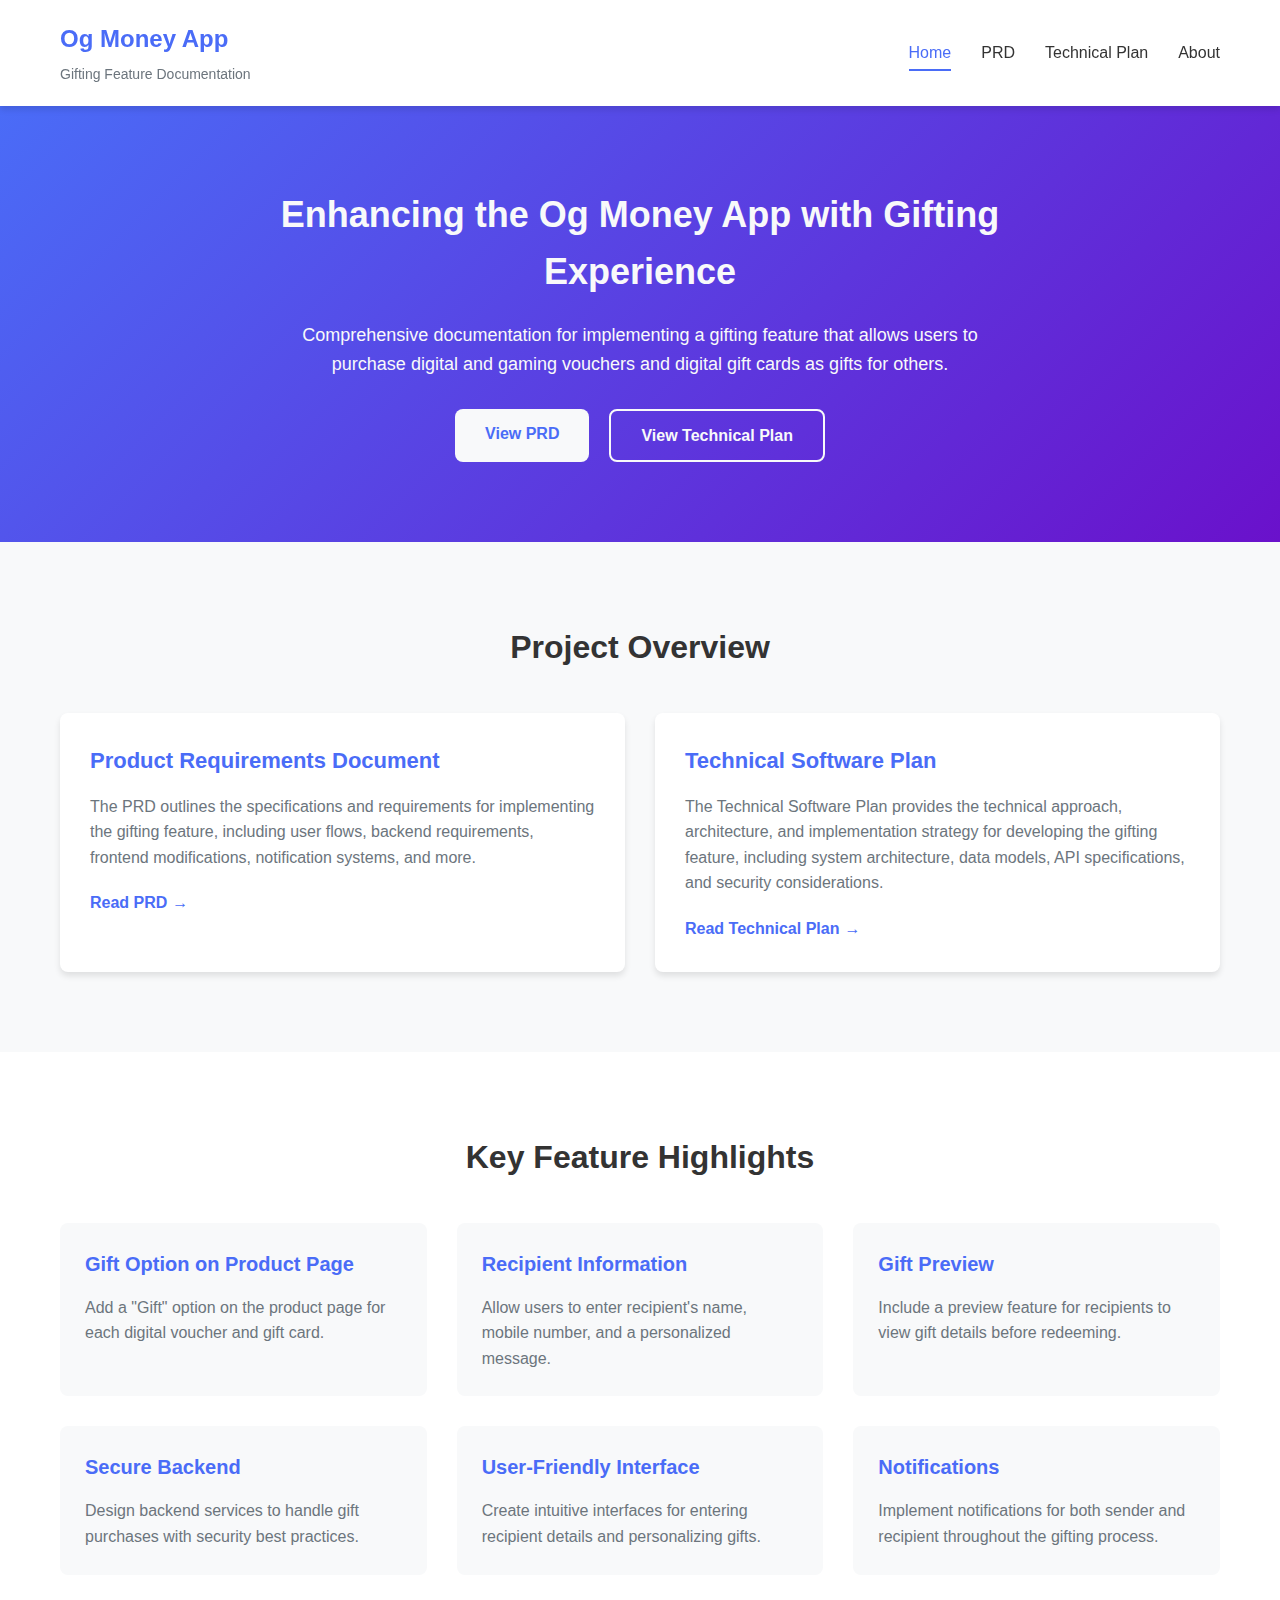
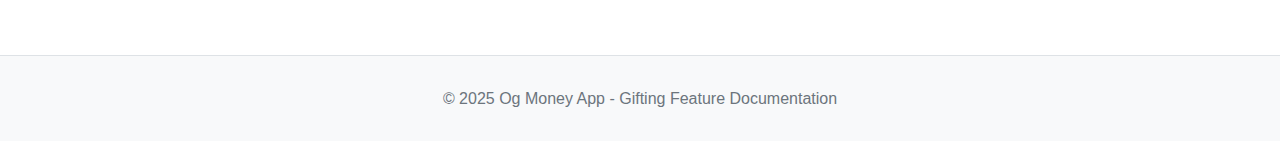
<file: index.html>
<!DOCTYPE html>
<html lang="en">
<head>
    <meta charset="UTF-8">
    <meta name="viewport" content="width=device-width, initial-scale=1.0">
    <title>Og Money App - Gifting Feature Documentation</title>
    <link rel="stylesheet" href="css/styles.css">
    <link rel="stylesheet" href="css/responsive.css">
    <link rel="stylesheet" href="css/js-styles.css">
</head>
<body>
    <header>
        <div class="container">
            <div class="logo">
                <h1>Og Money App</h1>
                <p>Gifting Feature Documentation</p>
            </div>
            <nav>
                <ul>
                    <li><a href="index.html" class="active">Home</a></li>
                    <li><a href="prd.html">PRD</a></li>
                    <li><a href="technical-plan.html">Technical Plan</a></li>
                    <li><a href="about.html">About</a></li>
                </ul>
            </nav>
        </div>
    </header>

    <main>
        <section class="hero">
            <div class="container">
                <h2>Enhancing the Og Money App with Gifting Experience</h2>
                <p>Comprehensive documentation for implementing a gifting feature that allows users to purchase digital and gaming vouchers and digital gift cards as gifts for others.</p>
                <div class="cta-buttons">
                    <a href="prd.html" class="btn primary">View PRD</a>
                    <a href="technical-plan.html" class="btn secondary">View Technical Plan</a>
                </div>
            </div>
        </section>

        <section class="overview">
            <div class="container">
                <h2>Project Overview</h2>
                <div class="cards">
                    <div class="card">
                        <h3>Product Requirements Document</h3>
                        <p>The PRD outlines the specifications and requirements for implementing the gifting feature, including user flows, backend requirements, frontend modifications, notification systems, and more.</p>
                        <a href="prd.html" class="read-more">Read PRD</a>
                    </div>
                    <div class="card">
                        <h3>Technical Software Plan</h3>
                        <p>The Technical Software Plan provides the technical approach, architecture, and implementation strategy for developing the gifting feature, including system architecture, data models, API specifications, and security considerations.</p>
                        <a href="technical-plan.html" class="read-more">Read Technical Plan</a>
                    </div>
                </div>
            </div>
        </section>

        <section class="feature-highlights">
            <div class="container">
                <h2>Key Feature Highlights</h2>
                <div class="feature-grid">
                    <div class="feature">
                        <h3>Gift Option on Product Page</h3>
                        <p>Add a "Gift" option on the product page for each digital voucher and gift card.</p>
                    </div>
                    <div class="feature">
                        <h3>Recipient Information</h3>
                        <p>Allow users to enter recipient's name, mobile number, and a personalized message.</p>
                    </div>
                    <div class="feature">
                        <h3>Gift Preview</h3>
                        <p>Include a preview feature for recipients to view gift details before redeeming.</p>
                    </div>
                    <div class="feature">
                        <h3>Secure Backend</h3>
                        <p>Design backend services to handle gift purchases with security best practices.</p>
                    </div>
                    <div class="feature">
                        <h3>User-Friendly Interface</h3>
                        <p>Create intuitive interfaces for entering recipient details and personalizing gifts.</p>
                    </div>
                    <div class="feature">
                        <h3>Notifications</h3>
                        <p>Implement notifications for both sender and recipient throughout the gifting process.</p>
                    </div>
                </div>
            </div>
        </section>
    </main>

    <div class="back-to-top" id="backToTop">↑</div>

    <footer>
        <div class="container">
            <p>&copy; 2025 Og Money App - Gifting Feature Documentation</p>
        </div>
    </footer>

    <script src="js/main.js"></script>
</body>
</html>
</file>
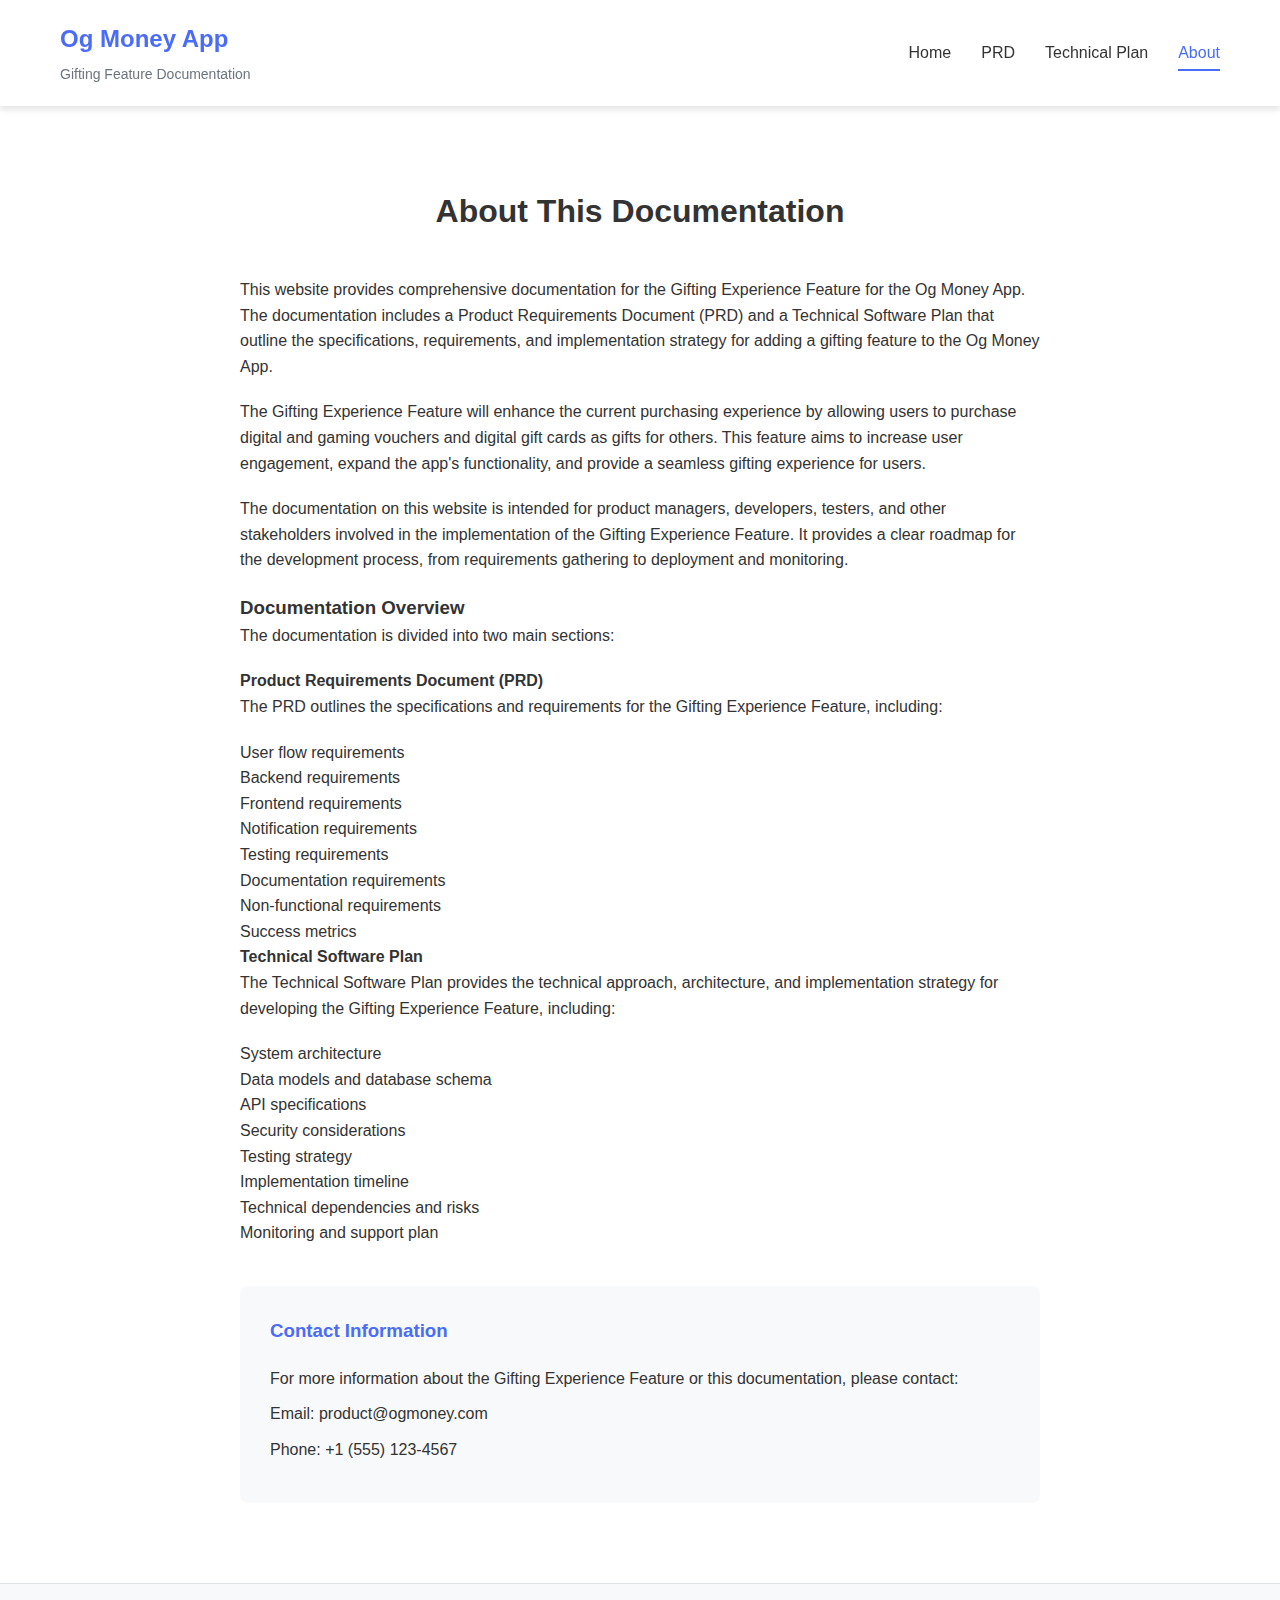
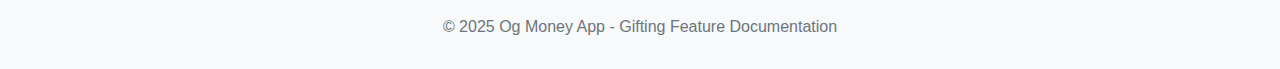
<file: about.html>
<!DOCTYPE html>
<html lang="en">
<head>
    <meta charset="UTF-8">
    <meta name="viewport" content="width=device-width, initial-scale=1.0">
    <title>About - Og Money App Gifting Feature</title>
    <link rel="stylesheet" href="css/styles.css">
    <link rel="stylesheet" href="css/responsive.css">
    <link rel="stylesheet" href="css/js-styles.css">
</head>
<body>
    <header>
        <div class="container">
            <div class="logo">
                <h1>Og Money App</h1>
                <p>Gifting Feature Documentation</p>
            </div>
            <nav>
                <ul>
                    <li><a href="index.html">Home</a></li>
                    <li><a href="prd.html">PRD</a></li>
                    <li><a href="technical-plan.html">Technical Plan</a></li>
                    <li><a href="about.html" class="active">About</a></li>
                </ul>
            </nav>
        </div>
    </header>

    <main>
        <section class="about-section">
            <div class="container">
                <h2>About This Documentation</h2>
                <div class="about-content">
                    <p>This website provides comprehensive documentation for the Gifting Experience Feature for the Og Money App. The documentation includes a Product Requirements Document (PRD) and a Technical Software Plan that outline the specifications, requirements, and implementation strategy for adding a gifting feature to the Og Money App.</p>
                    
                    <p>The Gifting Experience Feature will enhance the current purchasing experience by allowing users to purchase digital and gaming vouchers and digital gift cards as gifts for others. This feature aims to increase user engagement, expand the app's functionality, and provide a seamless gifting experience for users.</p>
                    
                    <p>The documentation on this website is intended for product managers, developers, testers, and other stakeholders involved in the implementation of the Gifting Experience Feature. It provides a clear roadmap for the development process, from requirements gathering to deployment and monitoring.</p>
                    
                    <h3>Documentation Overview</h3>
                    <p>The documentation is divided into two main sections:</p>
                    
                    <h4>Product Requirements Document (PRD)</h4>
                    <p>The PRD outlines the specifications and requirements for the Gifting Experience Feature, including:</p>
                    <ul>
                        <li>User flow requirements</li>
                        <li>Backend requirements</li>
                        <li>Frontend requirements</li>
                        <li>Notification requirements</li>
                        <li>Testing requirements</li>
                        <li>Documentation requirements</li>
                        <li>Non-functional requirements</li>
                        <li>Success metrics</li>
                    </ul>
                    
                    <h4>Technical Software Plan</h4>
                    <p>The Technical Software Plan provides the technical approach, architecture, and implementation strategy for developing the Gifting Experience Feature, including:</p>
                    <ul>
                        <li>System architecture</li>
                        <li>Data models and database schema</li>
                        <li>API specifications</li>
                        <li>Security considerations</li>
                        <li>Testing strategy</li>
                        <li>Implementation timeline</li>
                        <li>Technical dependencies and risks</li>
                        <li>Monitoring and support plan</li>
                    </ul>
                    
                    <div class="contact-info">
                        <h3>Contact Information</h3>
                        <p>For more information about the Gifting Experience Feature or this documentation, please contact:</p>
                        <p>Email: product@ogmoney.com</p>
                        <p>Phone: +1 (555) 123-4567</p>
                    </div>
                </div>
            </div>
        </section>
    </main>

    <div class="back-to-top" id="backToTop">↑</div>

    <footer>
        <div class="container">
            <p>&copy; 2025 Og Money App - Gifting Feature Documentation</p>
        </div>
    </footer>

    <script src="js/main.js"></script>
</body>
</html>
</file>
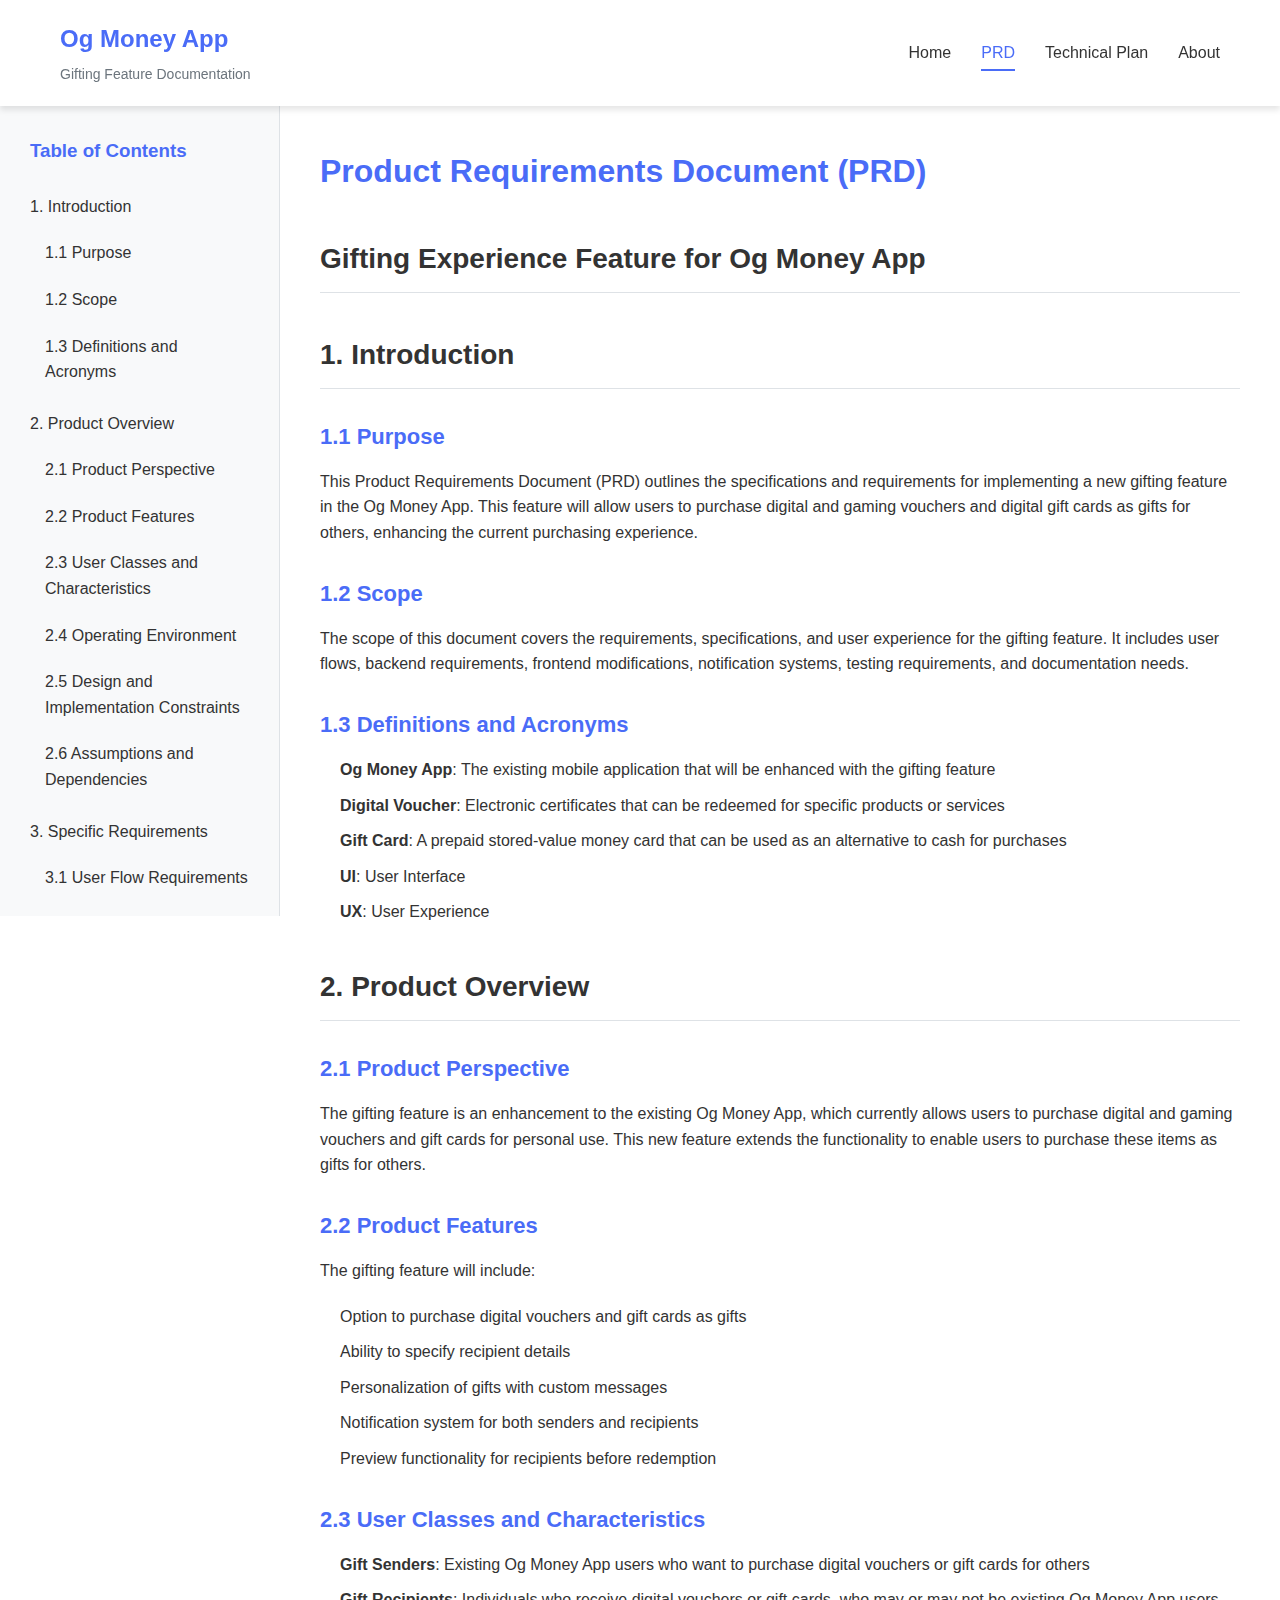
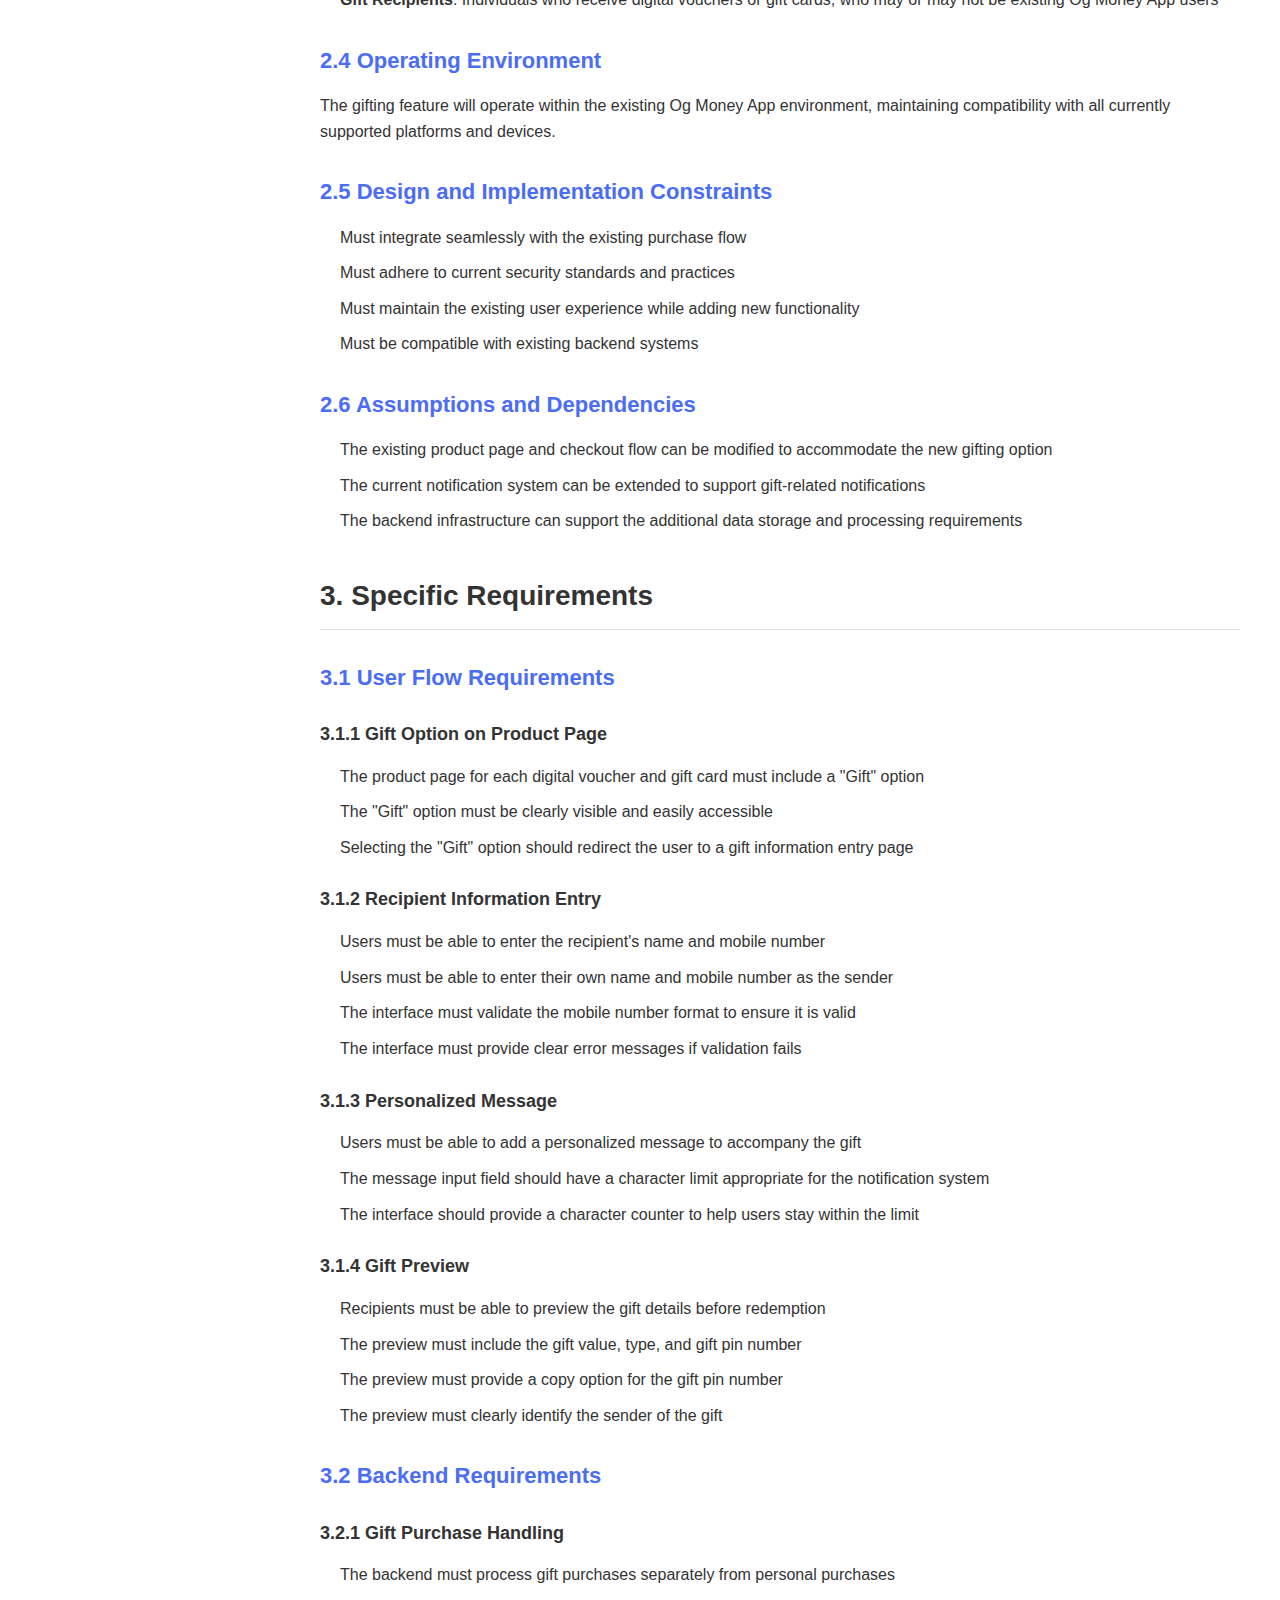
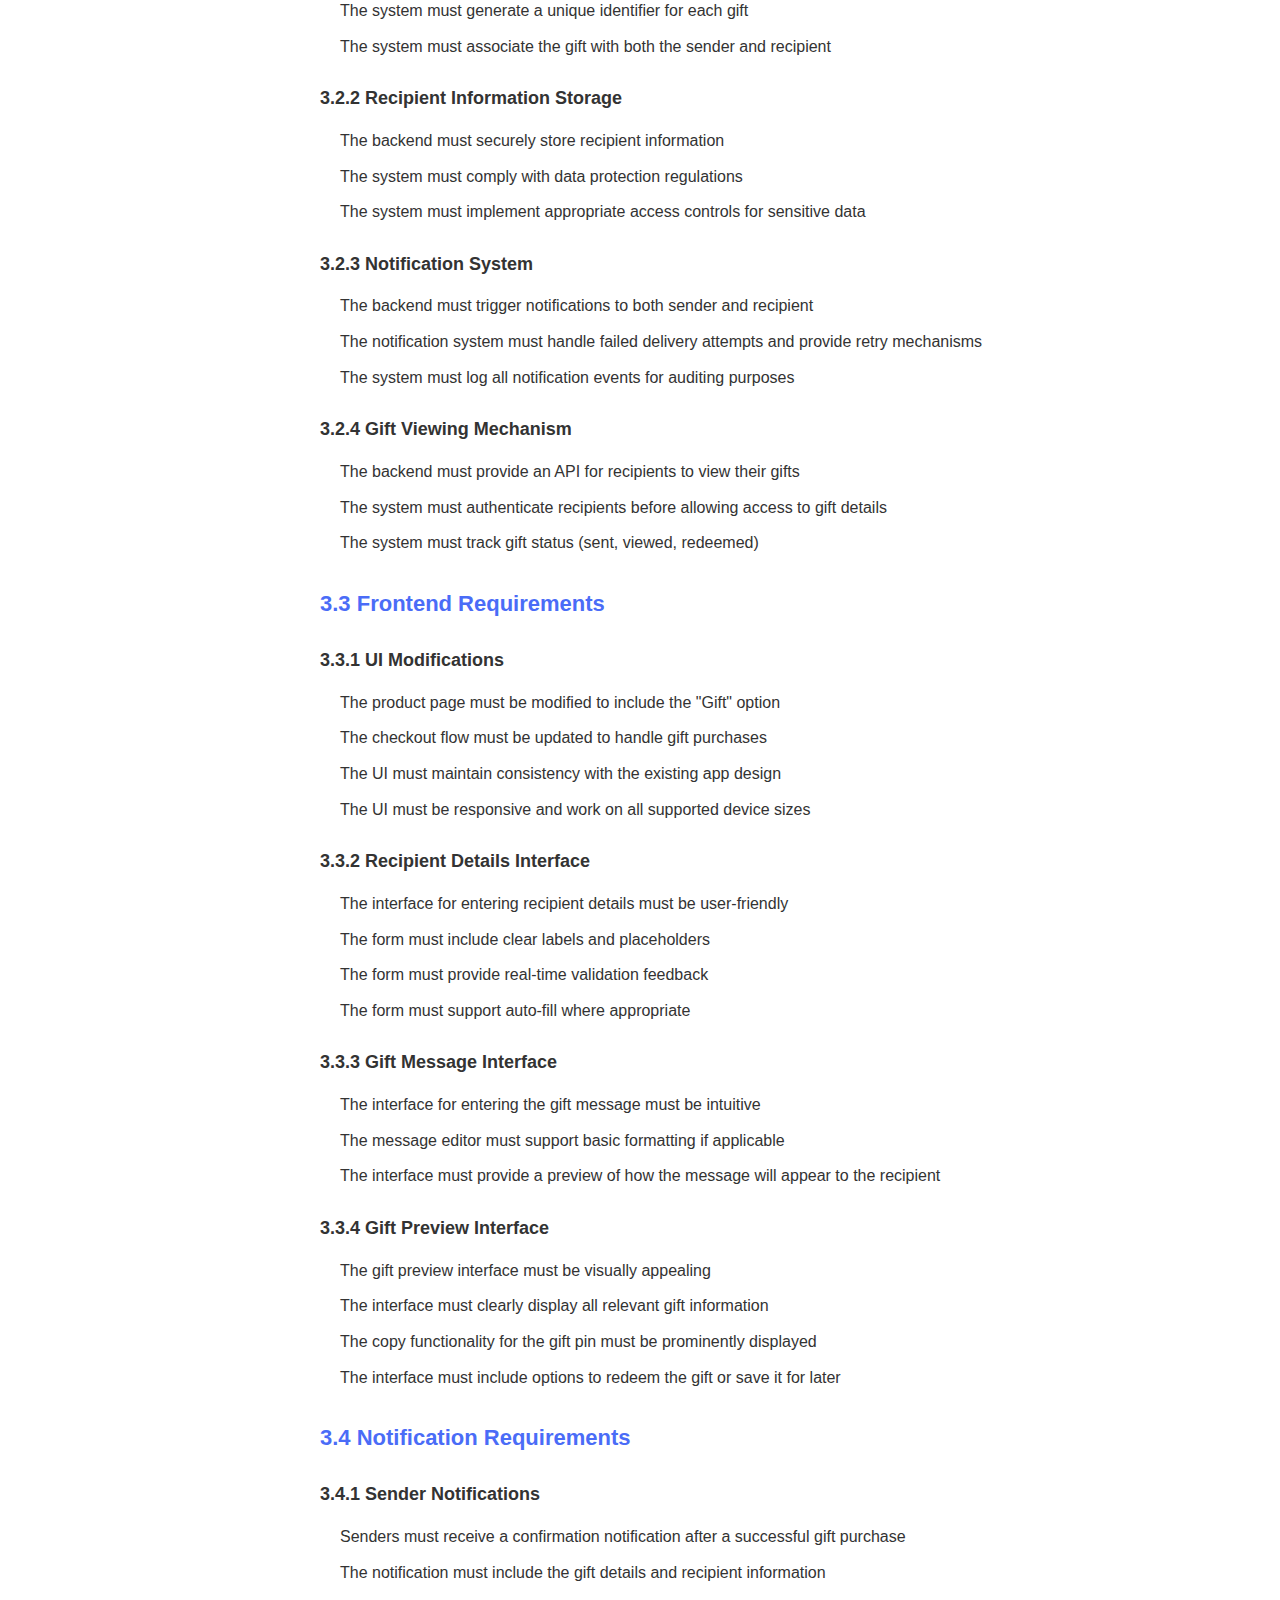
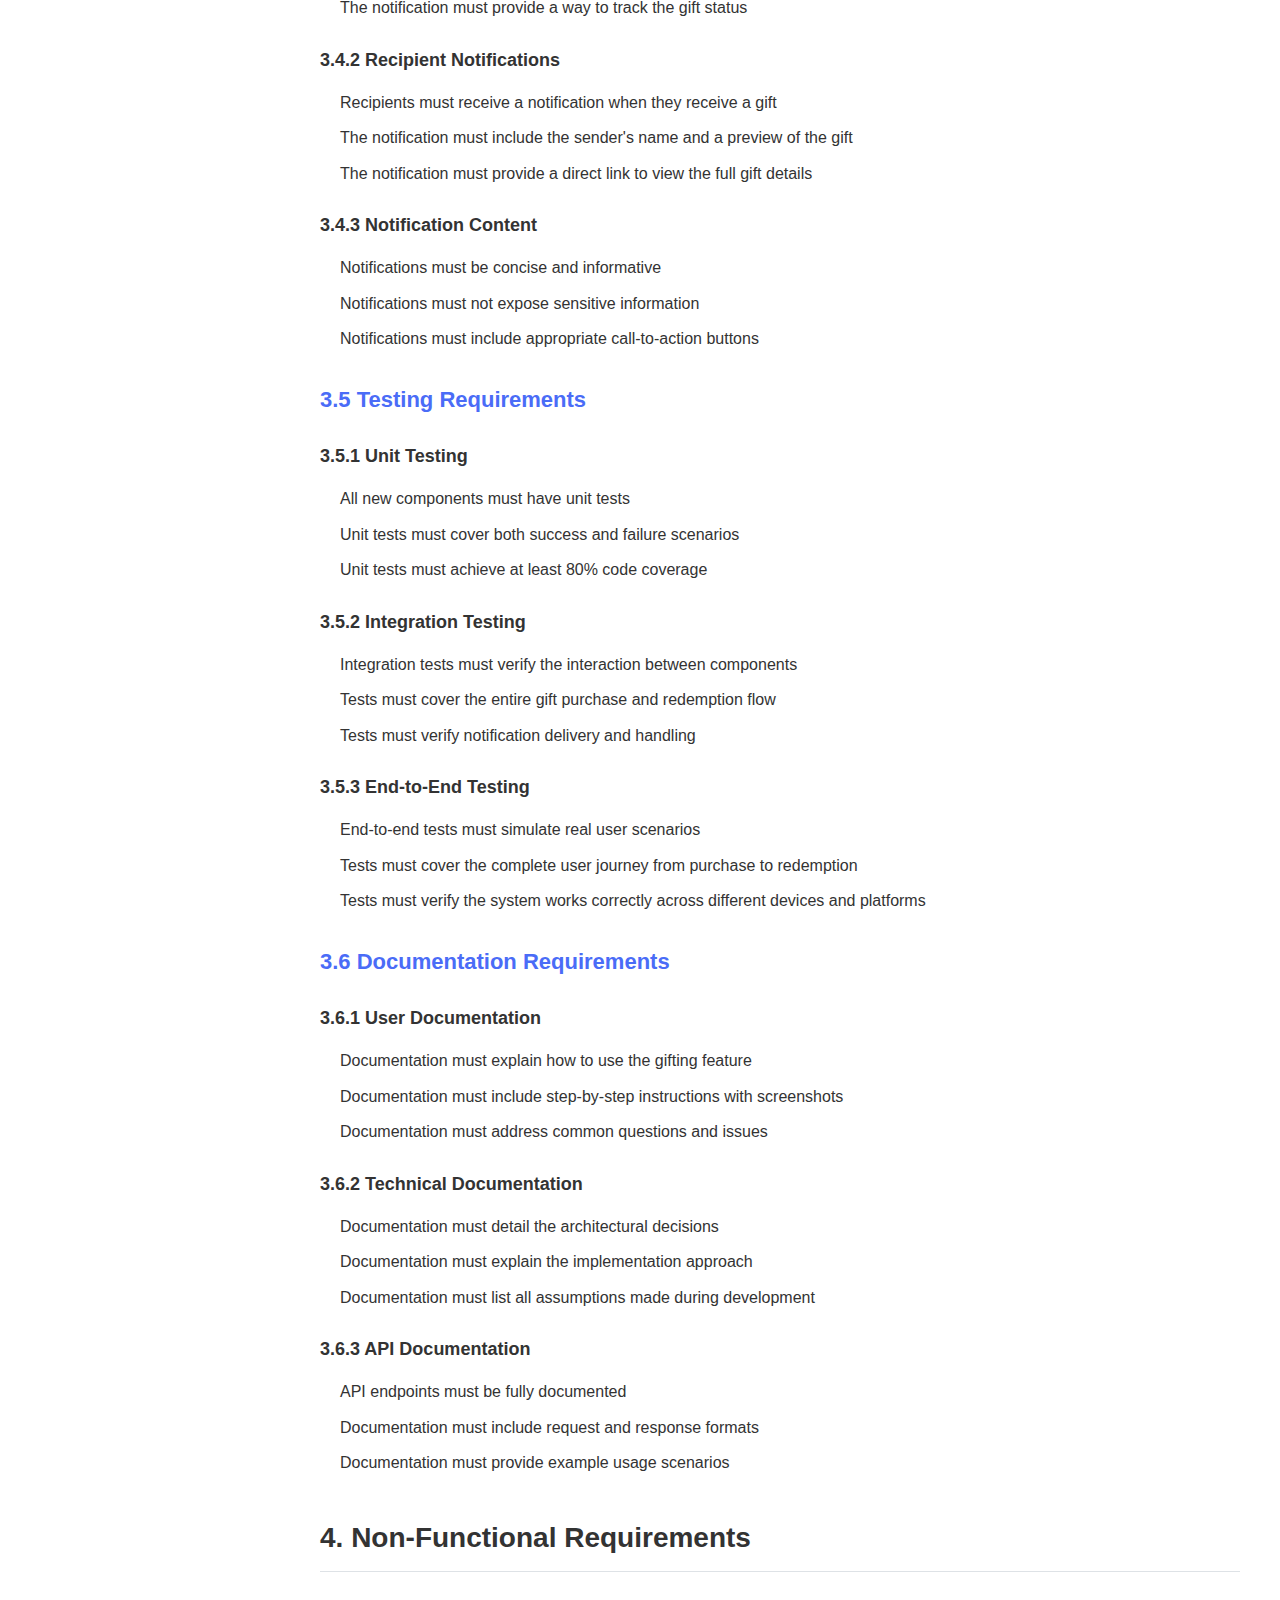
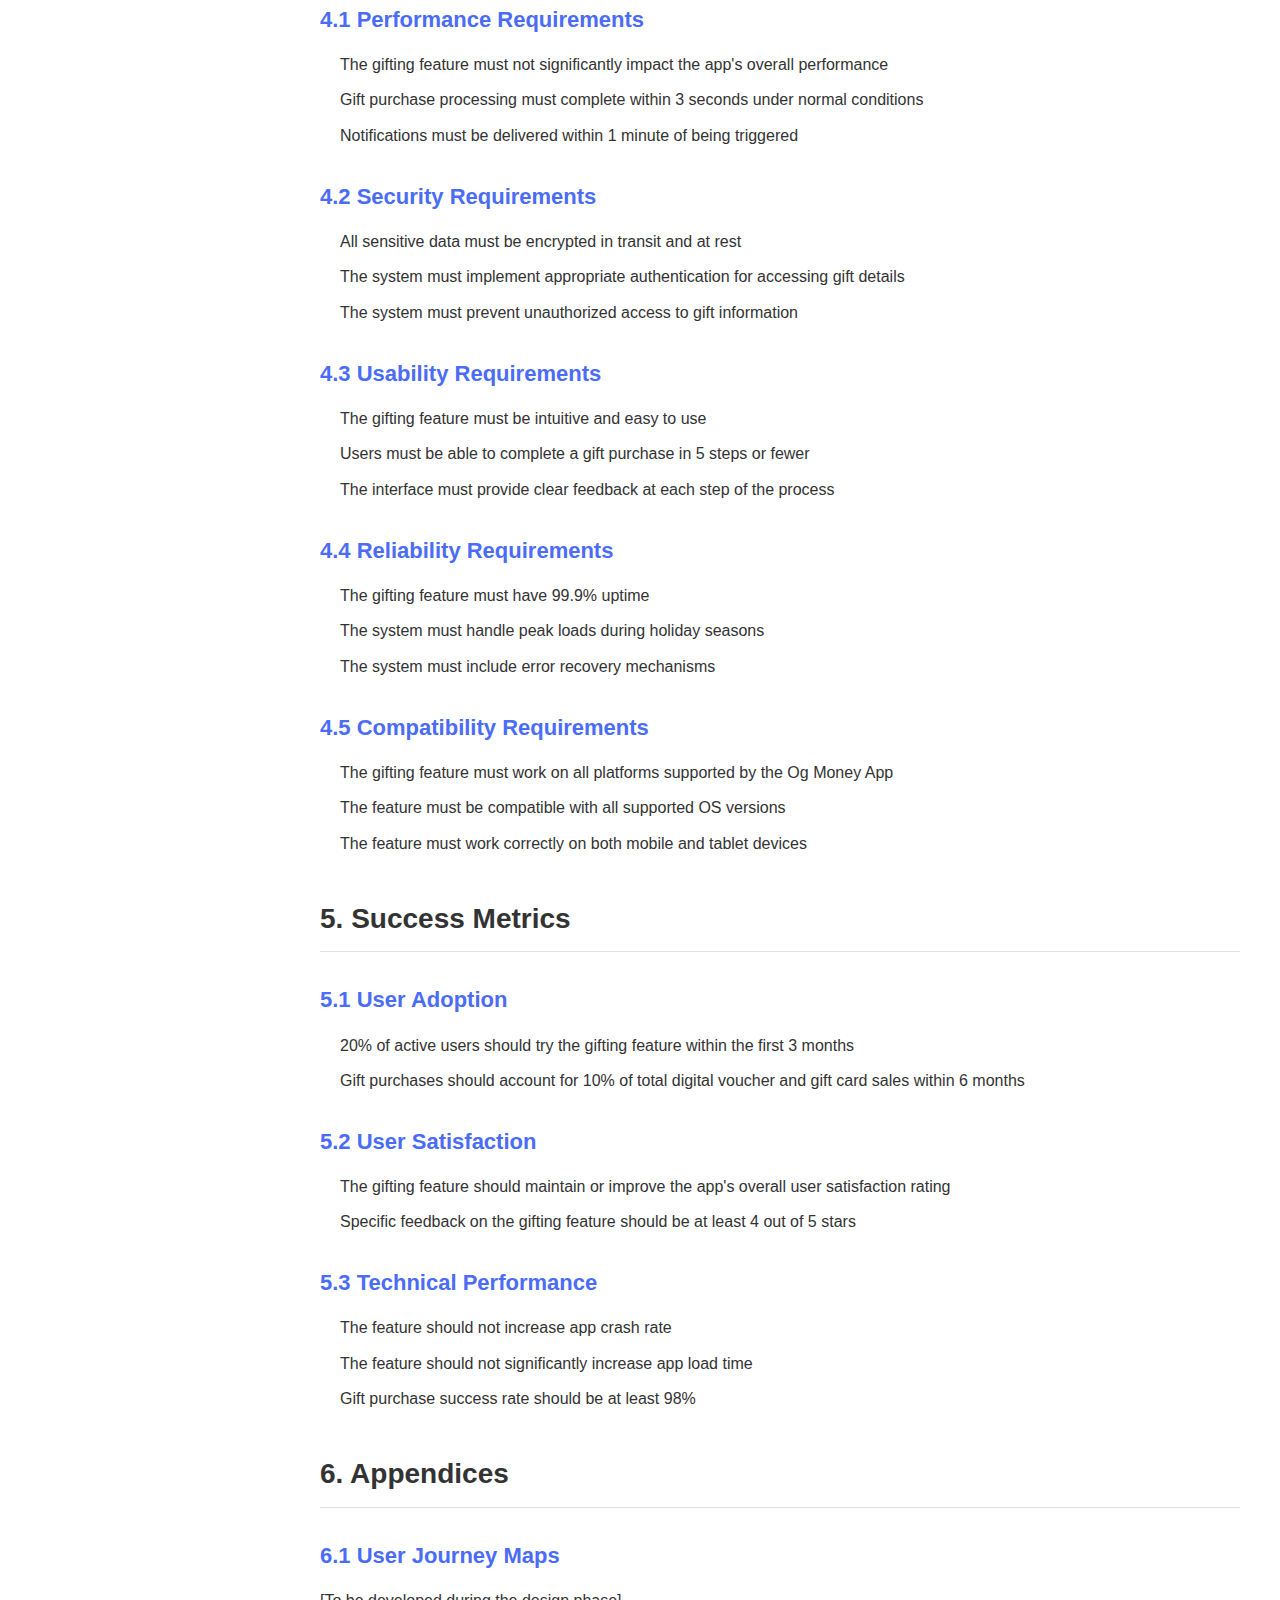
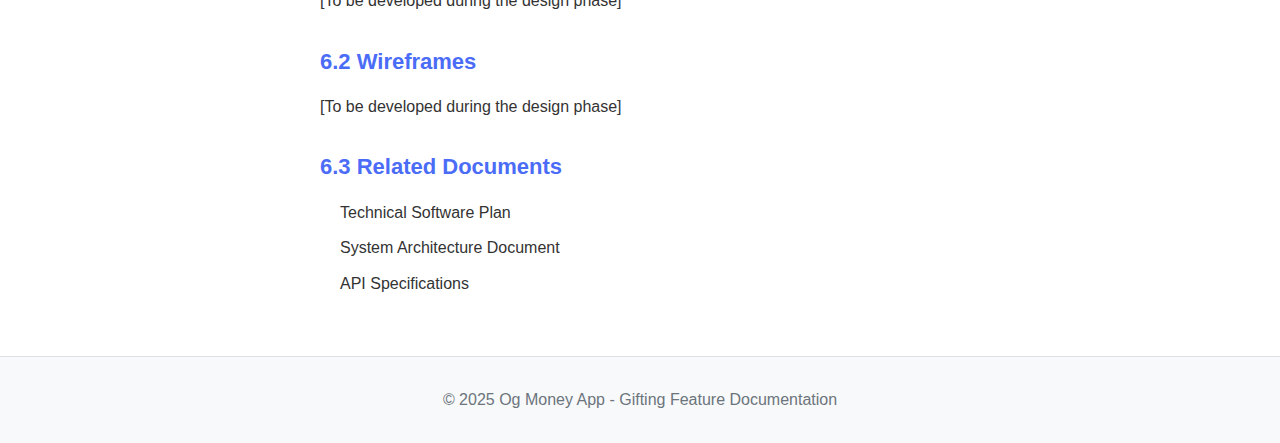
<file: prd.html>
<!DOCTYPE html>
<html lang="en">
<head>
    <meta charset="UTF-8">
    <meta name="viewport" content="width=device-width, initial-scale=1.0">
    <title>PRD - Og Money App Gifting Feature</title>
    <link rel="stylesheet" href="css/styles.css">
    <link rel="stylesheet" href="css/responsive.css">
    <link rel="stylesheet" href="css/js-styles.css">
</head>
<body>
    <header>
        <div class="container">
            <div class="logo">
                <h1>Og Money App</h1>
                <p>Gifting Feature Documentation</p>
            </div>
            <nav>
                <ul>
                    <li><a href="index.html">Home</a></li>
                    <li><a href="prd.html" class="active">PRD</a></li>
                    <li><a href="technical-plan.html">Technical Plan</a></li>
                    <li><a href="about.html">About</a></li>
                </ul>
            </nav>
        </div>
    </header>

    <div class="document-page">
        <aside class="sidebar">
            <h3>Table of Contents</h3>
            <ul>
                <li><a href="#introduction">1. Introduction</a>
                    <ul>
                        <li><a href="#purpose">1.1 Purpose</a></li>
                        <li><a href="#scope">1.2 Scope</a></li>
                        <li><a href="#definitions">1.3 Definitions and Acronyms</a></li>
                    </ul>
                </li>
                <li><a href="#product-overview">2. Product Overview</a>
                    <ul>
                        <li><a href="#product-perspective">2.1 Product Perspective</a></li>
                        <li><a href="#product-features">2.2 Product Features</a></li>
                        <li><a href="#user-classes">2.3 User Classes and Characteristics</a></li>
                        <li><a href="#operating-environment">2.4 Operating Environment</a></li>
                        <li><a href="#constraints">2.5 Design and Implementation Constraints</a></li>
                        <li><a href="#assumptions">2.6 Assumptions and Dependencies</a></li>
                    </ul>
                </li>
                <li><a href="#specific-requirements">3. Specific Requirements</a>
                    <ul>
                        <li><a href="#user-flow">3.1 User Flow Requirements</a></li>
                        <li><a href="#backend">3.2 Backend Requirements</a></li>
                        <li><a href="#frontend">3.3 Frontend Requirements</a></li>
                        <li><a href="#notifications">3.4 Notification Requirements</a></li>
                        <li><a href="#testing">3.5 Testing Requirements</a></li>
                        <li><a href="#documentation">3.6 Documentation Requirements</a></li>
                    </ul>
                </li>
                <li><a href="#non-functional">4. Non-Functional Requirements</a></li>
                <li><a href="#success-metrics">5. Success Metrics</a></li>
                <li><a href="#appendices">6. Appendices</a></li>
            </ul>
        </aside>

        <main class="document-content">
            <h1>Product Requirements Document (PRD)</h1>
            <h2>Gifting Experience Feature for Og Money App</h2>

            <section id="introduction">
                <h2>1. Introduction</h2>

                <div id="purpose">
                    <h3>1.1 Purpose</h3>
                    <p>This Product Requirements Document (PRD) outlines the specifications and requirements for implementing a new gifting feature in the Og Money App. This feature will allow users to purchase digital and gaming vouchers and digital gift cards as gifts for others, enhancing the current purchasing experience.</p>
                </div>

                <div id="scope">
                    <h3>1.2 Scope</h3>
                    <p>The scope of this document covers the requirements, specifications, and user experience for the gifting feature. It includes user flows, backend requirements, frontend modifications, notification systems, testing requirements, and documentation needs.</p>
                </div>

                <div id="definitions">
                    <h3>1.3 Definitions and Acronyms</h3>
                    <ul>
                        <li><strong>Og Money App</strong>: The existing mobile application that will be enhanced with the gifting feature</li>
                        <li><strong>Digital Voucher</strong>: Electronic certificates that can be redeemed for specific products or services</li>
                        <li><strong>Gift Card</strong>: A prepaid stored-value money card that can be used as an alternative to cash for purchases</li>
                        <li><strong>UI</strong>: User Interface</li>
                        <li><strong>UX</strong>: User Experience</li>
                    </ul>
                </div>
            </section>

            <section id="product-overview">
                <h2>2. Product Overview</h2>

                <div id="product-perspective">
                    <h3>2.1 Product Perspective</h3>
                    <p>The gifting feature is an enhancement to the existing Og Money App, which currently allows users to purchase digital and gaming vouchers and gift cards for personal use. This new feature extends the functionality to enable users to purchase these items as gifts for others.</p>
                </div>

                <div id="product-features">
                    <h3>2.2 Product Features</h3>
                    <p>The gifting feature will include:</p>
                    <ul>
                        <li>Option to purchase digital vouchers and gift cards as gifts</li>
                        <li>Ability to specify recipient details</li>
                        <li>Personalization of gifts with custom messages</li>
                        <li>Notification system for both senders and recipients</li>
                        <li>Preview functionality for recipients before redemption</li>
                    </ul>
                </div>

                <div id="user-classes">
                    <h3>2.3 User Classes and Characteristics</h3>
                    <ul>
                        <li><strong>Gift Senders</strong>: Existing Og Money App users who want to purchase digital vouchers or gift cards for others</li>
                        <li><strong>Gift Recipients</strong>: Individuals who receive digital vouchers or gift cards, who may or may not be existing Og Money App users</li>
                    </ul>
                </div>

                <div id="operating-environment">
                    <h3>2.4 Operating Environment</h3>
                    <p>The gifting feature will operate within the existing Og Money App environment, maintaining compatibility with all currently supported platforms and devices.</p>
                </div>

                <div id="constraints">
                    <h3>2.5 Design and Implementation Constraints</h3>
                    <ul>
                        <li>Must integrate seamlessly with the existing purchase flow</li>
                        <li>Must adhere to current security standards and practices</li>
                        <li>Must maintain the existing user experience while adding new functionality</li>
                        <li>Must be compatible with existing backend systems</li>
                    </ul>
                </div>

                <div id="assumptions">
                    <h3>2.6 Assumptions and Dependencies</h3>
                    <ul>
                        <li>The existing product page and checkout flow can be modified to accommodate the new gifting option</li>
                        <li>The current notification system can be extended to support gift-related notifications</li>
                        <li>The backend infrastructure can support the additional data storage and processing requirements</li>
                    </ul>
                </div>
            </section>

            <section id="specific-requirements">
                <h2>3. Specific Requirements</h2>

                <div id="user-flow">
                    <h3>3.1 User Flow Requirements</h3>

                    <h4>3.1.1 Gift Option on Product Page</h4>
                    <ul>
                        <li>The product page for each digital voucher and gift card must include a "Gift" option</li>
                        <li>The "Gift" option must be clearly visible and easily accessible</li>
                        <li>Selecting the "Gift" option should redirect the user to a gift information entry page</li>
                    </ul>

                    <h4>3.1.2 Recipient Information Entry</h4>
                    <ul>
                        <li>Users must be able to enter the recipient's name and mobile number</li>
                        <li>Users must be able to enter their own name and mobile number as the sender</li>
                        <li>The interface must validate the mobile number format to ensure it is valid</li>
                        <li>The interface must provide clear error messages if validation fails</li>
                    </ul>

                    <h4>3.1.3 Personalized Message</h4>
                    <ul>
                        <li>Users must be able to add a personalized message to accompany the gift</li>
                        <li>The message input field should have a character limit appropriate for the notification system</li>
                        <li>The interface should provide a character counter to help users stay within the limit</li>
                    </ul>

                    <h4>3.1.4 Gift Preview</h4>
                    <ul>
                        <li>Recipients must be able to preview the gift details before redemption</li>
                        <li>The preview must include the gift value, type, and gift pin number</li>
                        <li>The preview must provide a copy option for the gift pin number</li>
                        <li>The preview must clearly identify the sender of the gift</li>
                    </ul>
                </div>

                <div id="backend">
                    <h3>3.2 Backend Requirements</h3>

                    <h4>3.2.1 Gift Purchase Handling</h4>
                    <ul>
                        <li>The backend must process gift purchases separately from personal purchases</li>
                        <li>The system must generate a unique identifier for each gift</li>
                        <li>The system must associate the gift with both the sender and recipient</li>
                    </ul>

                    <h4>3.2.2 Recipient Information Storage</h4>
                    <ul>
                        <li>The backend must securely store recipient information</li>
                        <li>The system must comply with data protection regulations</li>
                        <li>The system must implement appropriate access controls for sensitive data</li>
                    </ul>

                    <h4>3.2.3 Notification System</h4>
                    <ul>
                        <li>The backend must trigger notifications to both sender and recipient</li>
                        <li>The notification system must handle failed delivery attempts and provide retry mechanisms</li>
                        <li>The system must log all notification events for auditing purposes</li>
                    </ul>

                    <h4>3.2.4 Gift Viewing Mechanism</h4>
                    <ul>
                        <li>The backend must provide an API for recipients to view their gifts</li>
                        <li>The system must authenticate recipients before allowing access to gift details</li>
                        <li>The system must track gift status (sent, viewed, redeemed)</li>
                    </ul>
                </div>

                <div id="frontend">
                    <h3>3.3 Frontend Requirements</h3>

                    <h4>3.3.1 UI Modifications</h4>
                    <ul>
                        <li>The product page must be modified to include the "Gift" option</li>
                        <li>The checkout flow must be updated to handle gift purchases</li>
                        <li>The UI must maintain consistency with the existing app design</li>
                        <li>The UI must be responsive and work on all supported device sizes</li>
                    </ul>

                    <h4>3.3.2 Recipient Details Interface</h4>
                    <ul>
                        <li>The interface for entering recipient details must be user-friendly</li>
                        <li>The form must include clear labels and placeholders</li>
                        <li>The form must provide real-time validation feedback</li>
                        <li>The form must support auto-fill where appropriate</li>
                    </ul>

                    <h4>3.3.3 Gift Message Interface</h4>
                    <ul>
                        <li>The interface for entering the gift message must be intuitive</li>
                        <li>The message editor must support basic formatting if applicable</li>
                        <li>The interface must provide a preview of how the message will appear to the recipient</li>
                    </ul>

                    <h4>3.3.4 Gift Preview Interface</h4>
                    <ul>
                        <li>The gift preview interface must be visually appealing</li>
                        <li>The interface must clearly display all relevant gift information</li>
                        <li>The copy functionality for the gift pin must be prominently displayed</li>
                        <li>The interface must include options to redeem the gift or save it for later</li>
                    </ul>
                </div>

                <div id="notifications">
                    <h3>3.4 Notification Requirements</h3>

                    <h4>3.4.1 Sender Notifications</h4>
                    <ul>
                        <li>Senders must receive a confirmation notification after a successful gift purchase</li>
                        <li>The notification must include the gift details and recipient information</li>
                        <li>The notification must provide a way to track the gift status</li>
                    </ul>

                    <h4>3.4.2 Recipient Notifications</h4>
                    <ul>
                        <li>Recipients must receive a notification when they receive a gift</li>
                        <li>The notification must include the sender's name and a preview of the gift</li>
                        <li>The notification must provide a direct link to view the full gift details</li>
                    </ul>

                    <h4>3.4.3 Notification Content</h4>
                    <ul>
                        <li>Notifications must be concise and informative</li>
                        <li>Notifications must not expose sensitive information</li>
                        <li>Notifications must include appropriate call-to-action buttons</li>
                    </ul>
                </div>

                <div id="testing">
                    <h3>3.5 Testing Requirements</h3>

                    <h4>3.5.1 Unit Testing</h4>
                    <ul>
                        <li>All new components must have unit tests</li>
                        <li>Unit tests must cover both success and failure scenarios</li>
                        <li>Unit tests must achieve at least 80% code coverage</li>
                    </ul>

                    <h4>3.5.2 Integration Testing</h4>
                    <ul>
                        <li>Integration tests must verify the interaction between components</li>
                        <li>Tests must cover the entire gift purchase and redemption flow</li>
                        <li>Tests must verify notification delivery and handling</li>
                    </ul>

                    <h4>3.5.3 End-to-End Testing</h4>
                    <ul>
                        <li>End-to-end tests must simulate real user scenarios</li>
                        <li>Tests must cover the complete user journey from purchase to redemption</li>
                        <li>Tests must verify the system works correctly across different devices and platforms</li>
                    </ul>
                </div>

                <div id="documentation">
                    <h3>3.6 Documentation Requirements</h3>

                    <h4>3.6.1 User Documentation</h4>
                    <ul>
                        <li>Documentation must explain how to use the gifting feature</li>
                        <li>Documentation must include step-by-step instructions with screenshots</li>
                        <li>Documentation must address common questions and issues</li>
                    </ul>

                    <h4>3.6.2 Technical Documentation</h4>
                    <ul>
                        <li>Documentation must detail the architectural decisions</li>
                        <li>Documentation must explain the implementation approach</li>
                        <li>Documentation must list all assumptions made during development</li>
                    </ul>

                    <h4>3.6.3 API Documentation</h4>
                    <ul>
                        <li>API endpoints must be fully documented</li>
                        <li>Documentation must include request and response formats</li>
                        <li>Documentation must provide example usage scenarios</li>
                    </ul>
                </div>
            </section>

            <section id="non-functional">
                <h2>4. Non-Functional Requirements</h2>

                <h3>4.1 Performance Requirements</h3>
                <ul>
                    <li>The gifting feature must not significantly impact the app's overall performance</li>
                    <li>Gift purchase processing must complete within 3 seconds under normal conditions</li>
                    <li>Notifications must be delivered within 1 minute of being triggered</li>
                </ul>

                <h3>4.2 Security Requirements</h3>
                <ul>
                    <li>All sensitive data must be encrypted in transit and at rest</li>
                    <li>The system must implement appropriate authentication for accessing gift details</li>
                    <li>The system must prevent unauthorized access to gift information</li>
                </ul>

                <h3>4.3 Usability Requirements</h3>
                <ul>
                    <li>The gifting feature must be intuitive and easy to use</li>
                    <li>Users must be able to complete a gift purchase in 5 steps or fewer</li>
                    <li>The interface must provide clear feedback at each step of the process</li>
                </ul>

                <h3>4.4 Reliability Requirements</h3>
                <ul>
                    <li>The gifting feature must have 99.9% uptime</li>
                    <li>The system must handle peak loads during holiday seasons</li>
                    <li>The system must include error recovery mechanisms</li>
                </ul>

                <h3>4.5 Compatibility Requirements</h3>
                <ul>
                    <li>The gifting feature must work on all platforms supported by the Og Money App</li>
                    <li>The feature must be compatible with all supported OS versions</li>
                    <li>The feature must work correctly on both mobile and tablet devices</li>
                </ul>
            </section>

            <section id="success-metrics">
                <h2>5. Success Metrics</h2>

                <h3>5.1 User Adoption</h3>
                <ul>
                    <li>20% of active users should try the gifting feature within the first 3 months</li>
                    <li>Gift purchases should account for 10% of total digital voucher and gift card sales within 6 months</li>
                </ul>

                <h3>5.2 User Satisfaction</h3>
                <ul>
                    <li>The gifting feature should maintain or improve the app's overall user satisfaction rating</li>
                    <li>Specific feedback on the gifting feature should be at least 4 out of 5 stars</li>
                </ul>

                <h3>5.3 Technical Performance</h3>
                <ul>
                    <li>The feature should not increase app crash rate</li>
                    <li>The feature should not significantly increase app load time</li>
                    <li>Gift purchase success rate should be at least 98%</li>
                </ul>
            </section>

            <section id="appendices">
                <h2>6. Appendices</h2>

                <h3>6.1 User Journey Maps</h3>
                <p>[To be developed during the design phase]</p>

                <h3>6.2 Wireframes</h3>
                <p>[To be developed during the design phase]</p>

                <h3>6.3 Related Documents</h3>
                <ul>
                    <li>Technical Software Plan</li>
                    <li>System Architecture Document</li>
                    <li>API Specifications</li>
                </ul>
            </section>
        </main>
    </div>

    <div class="back-to-top" id="backToTop">↑</div>

    <footer>
        <div class="container">
            <p>&copy; 2025 Og Money App - Gifting Feature Documentation</p>
        </div>
    </footer>

    <script src="js/main.js"></script>
</body>
</html>
</file>
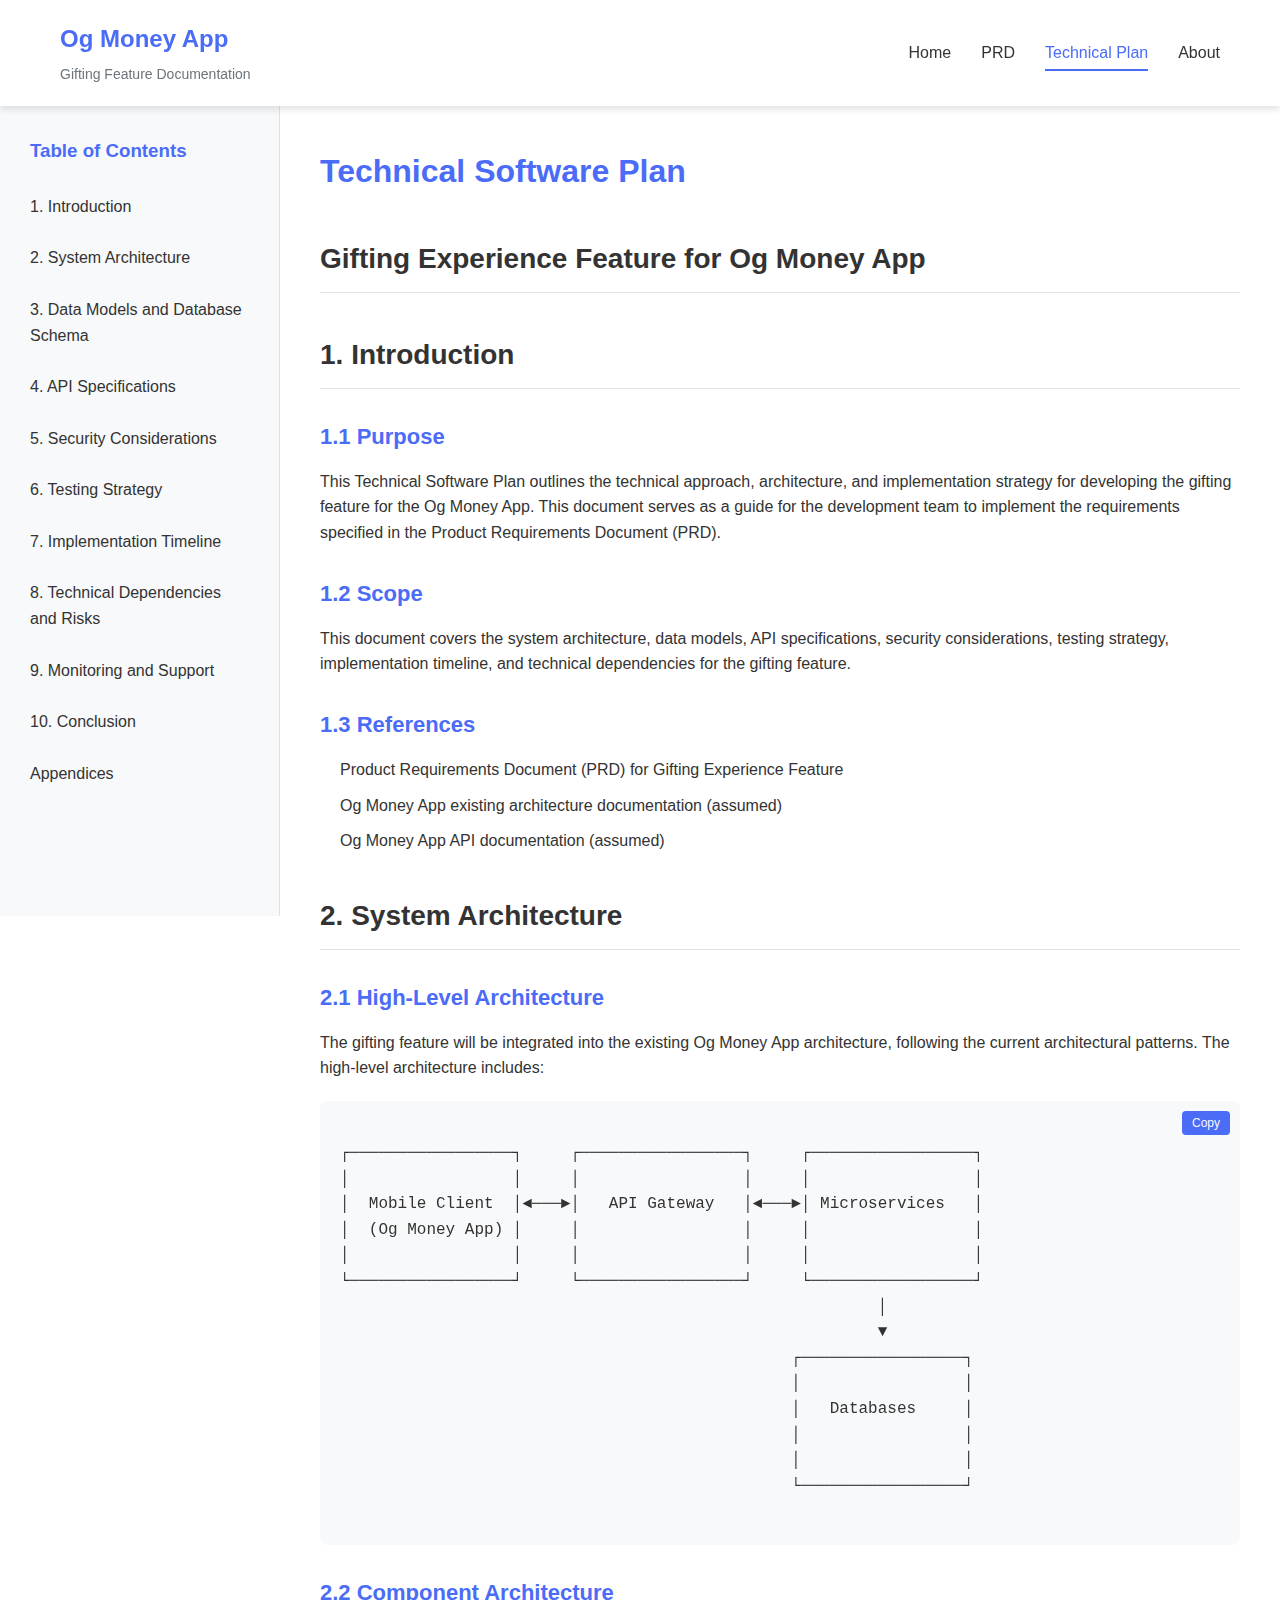
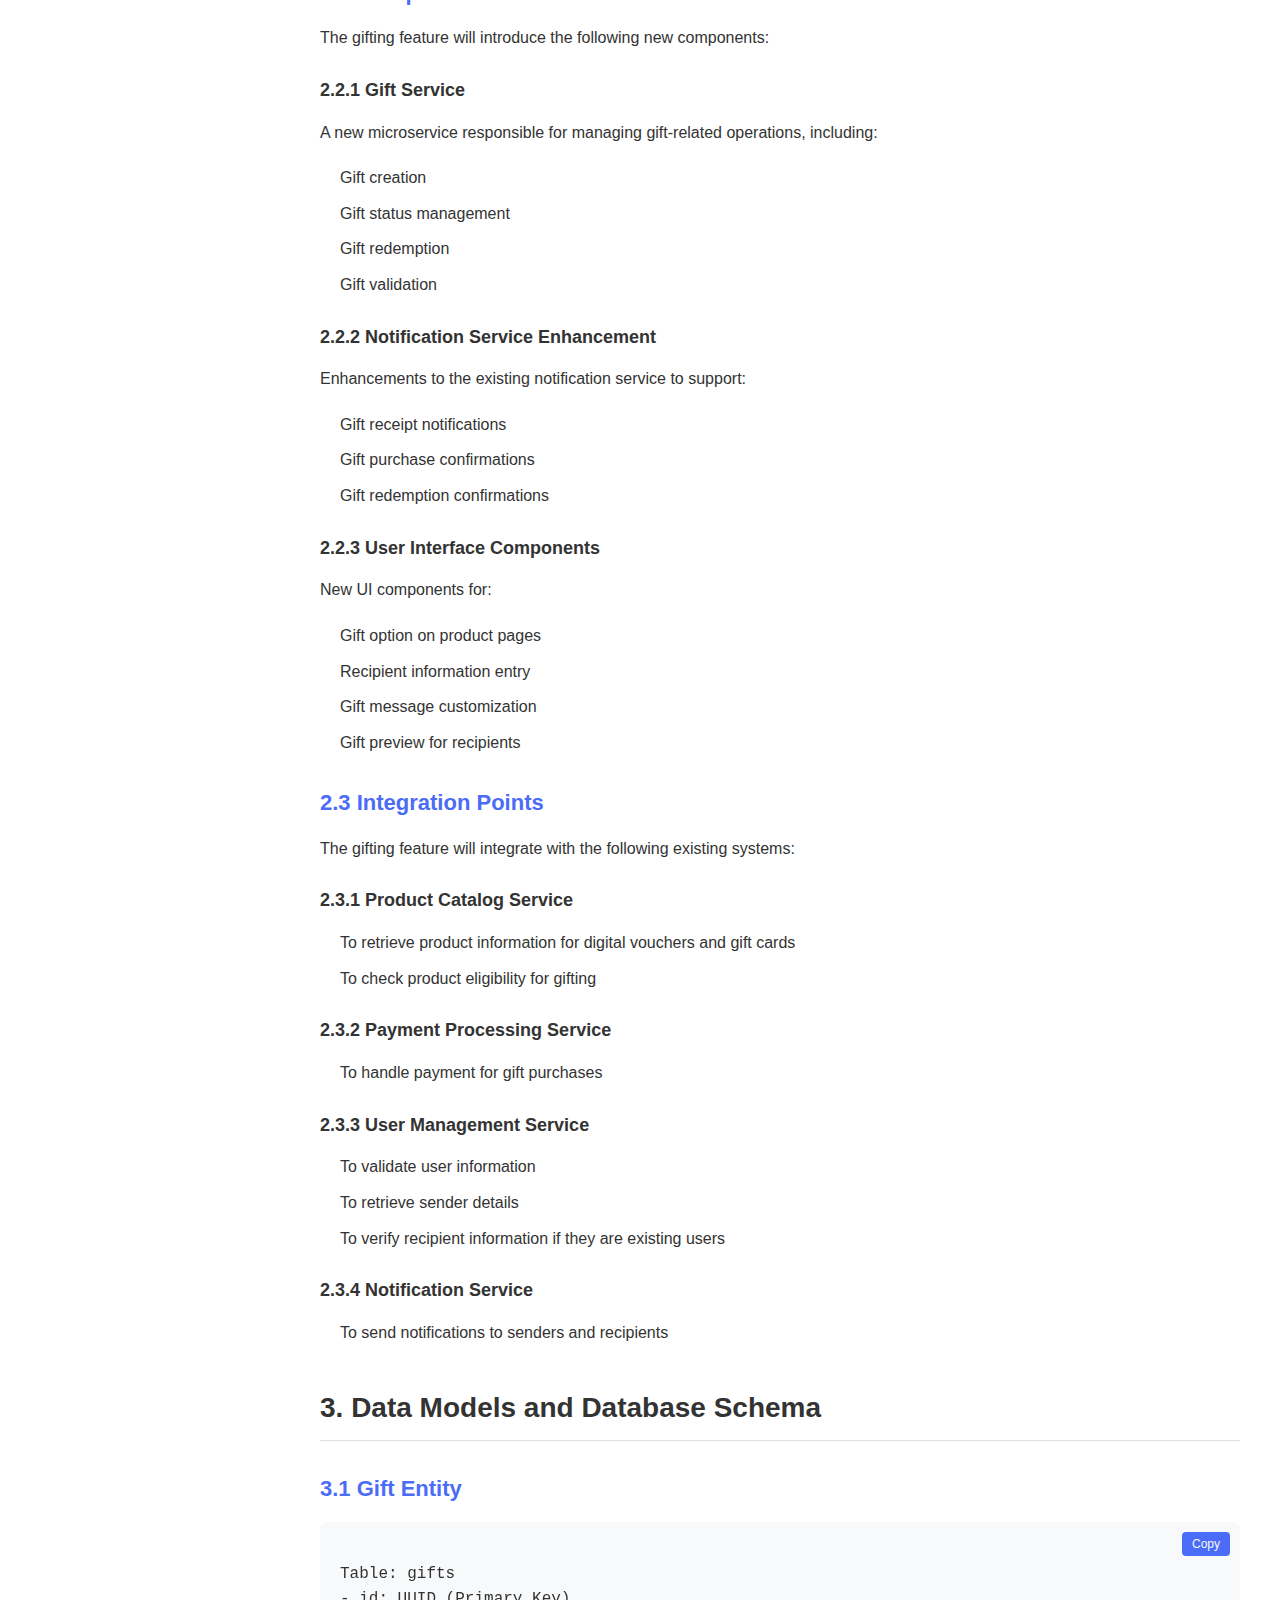
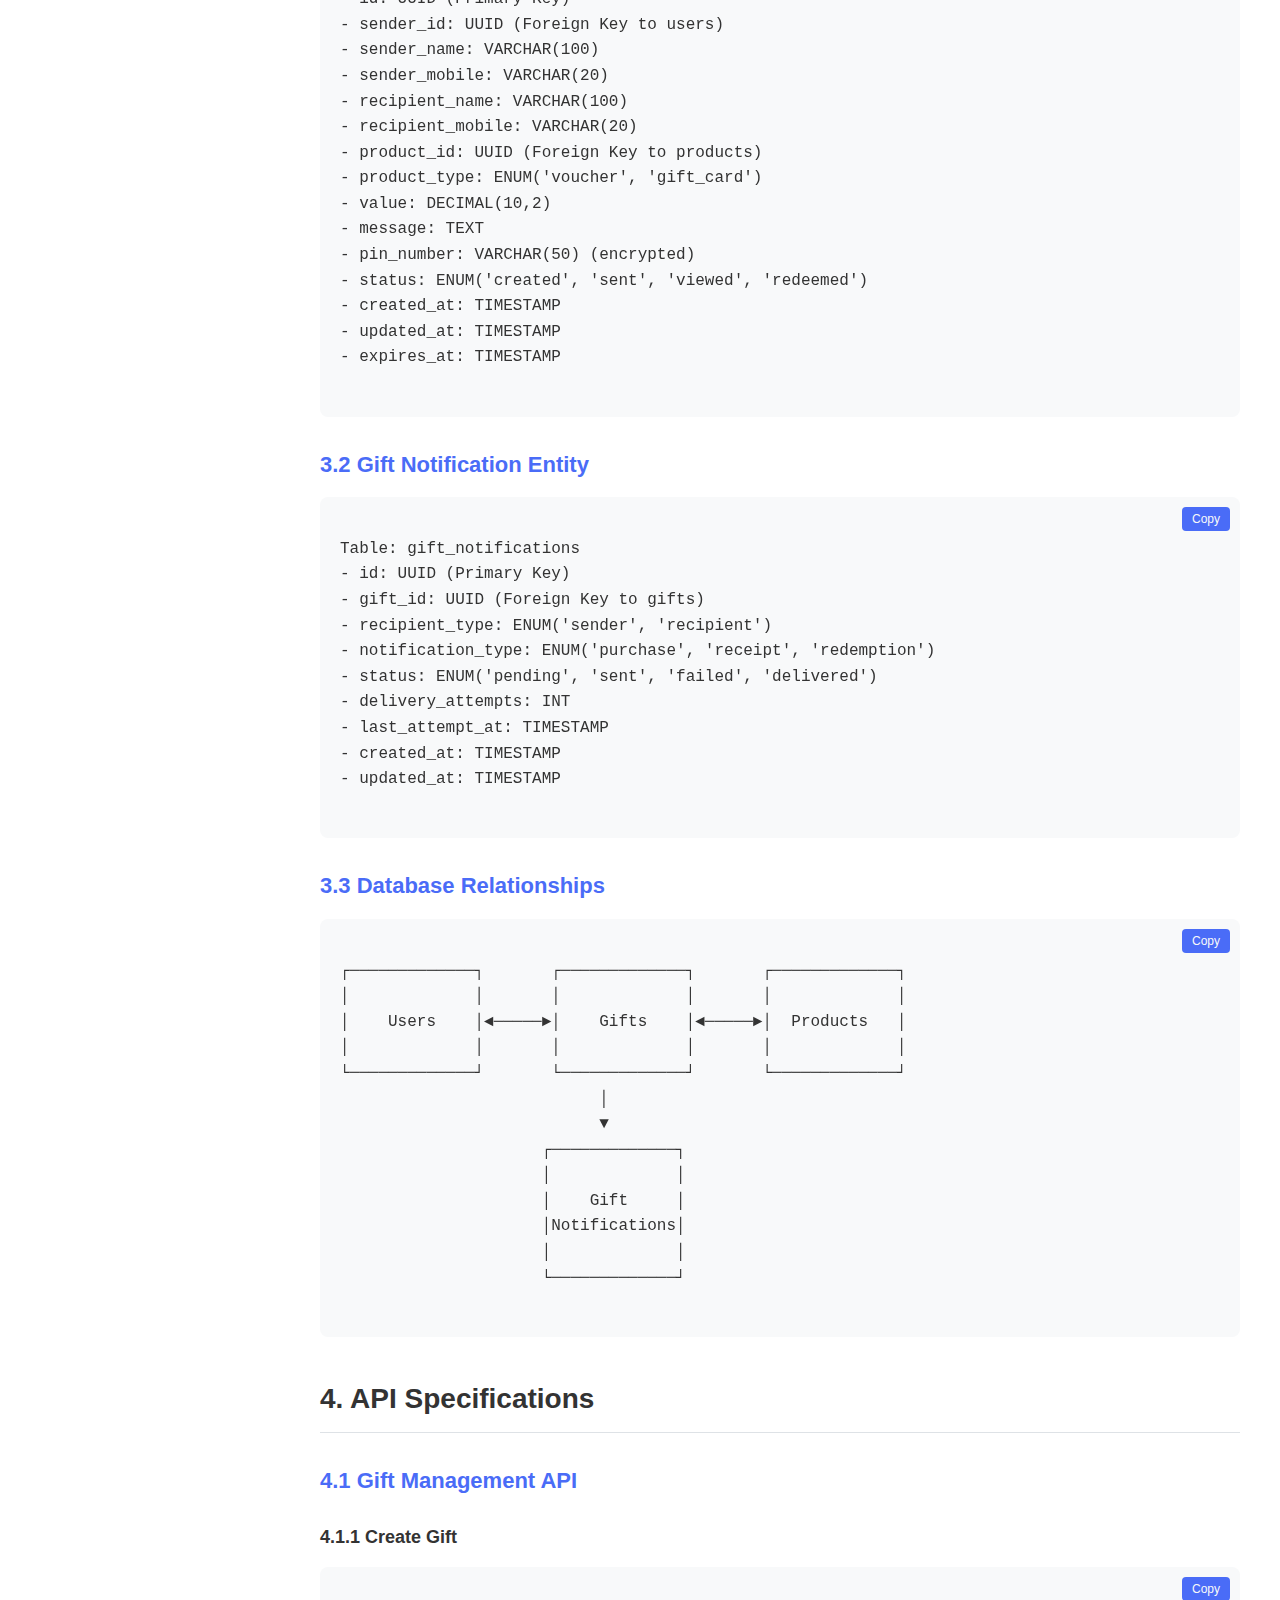
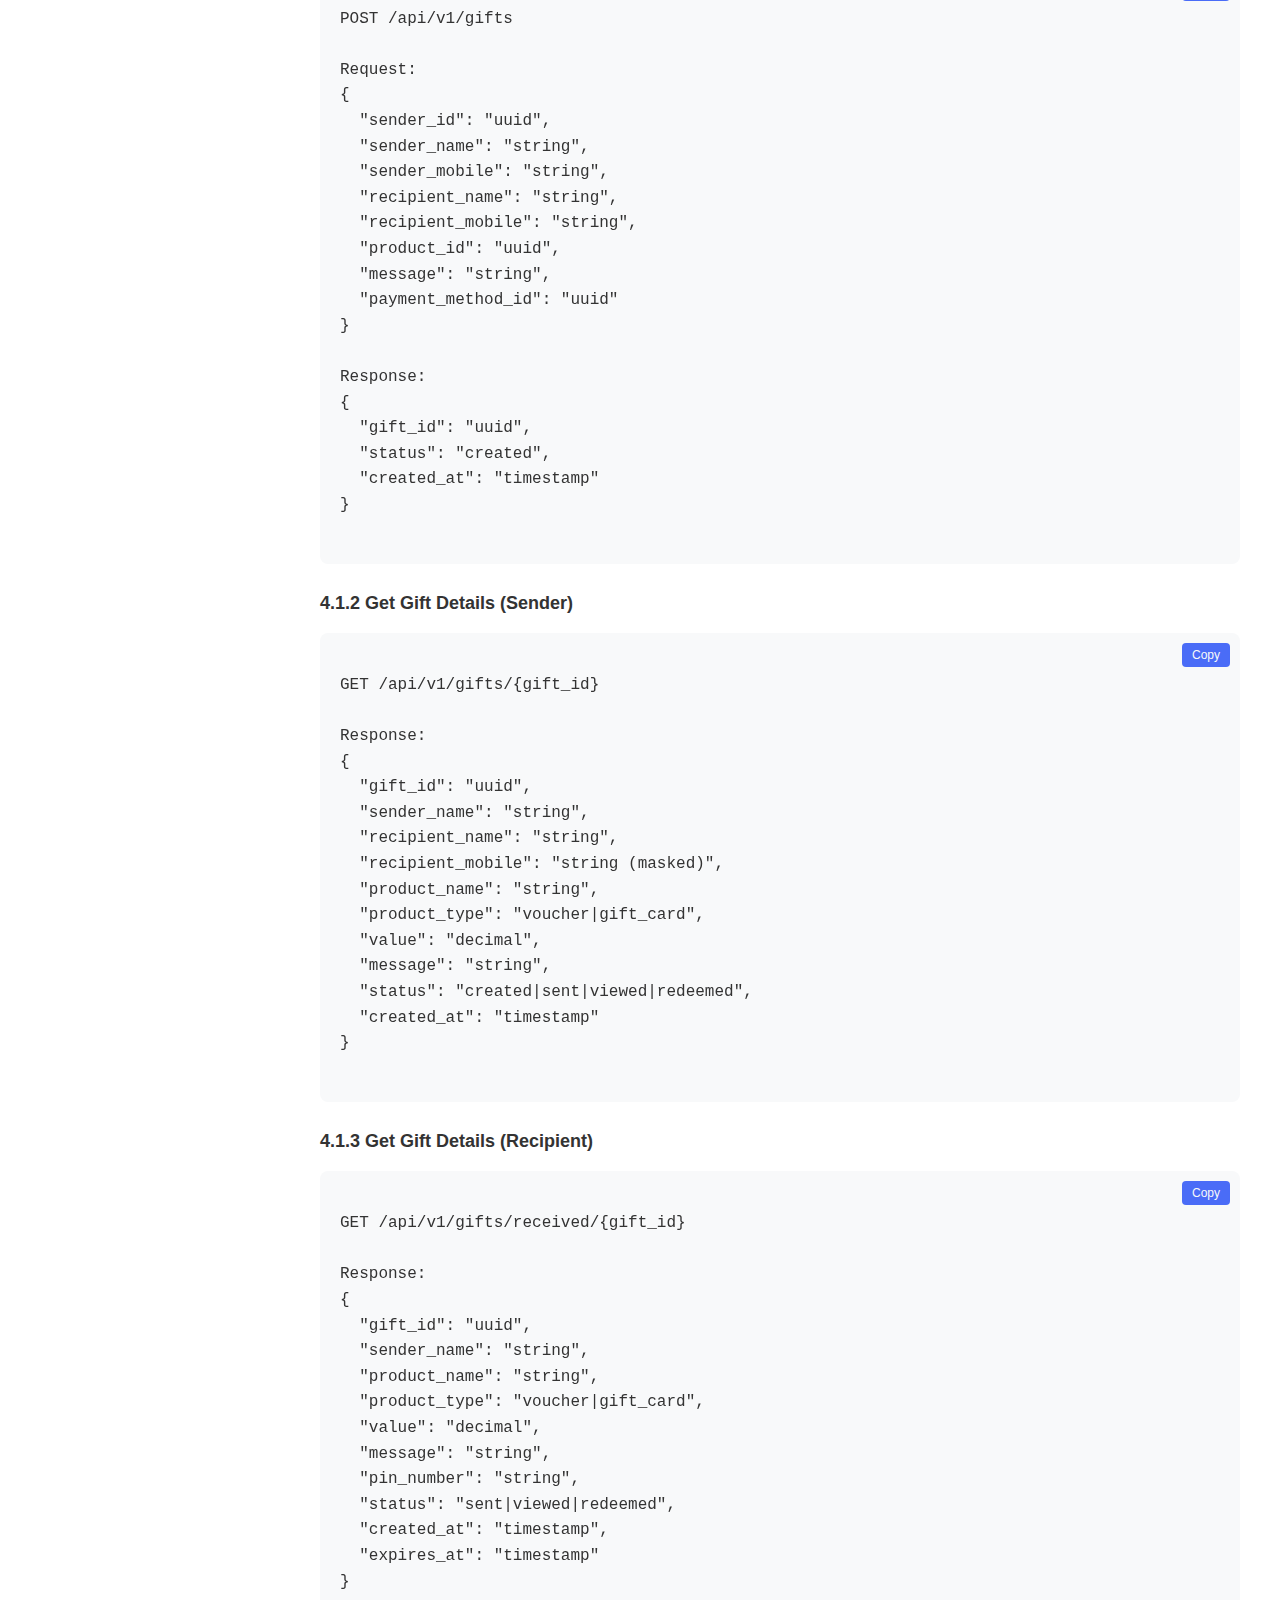
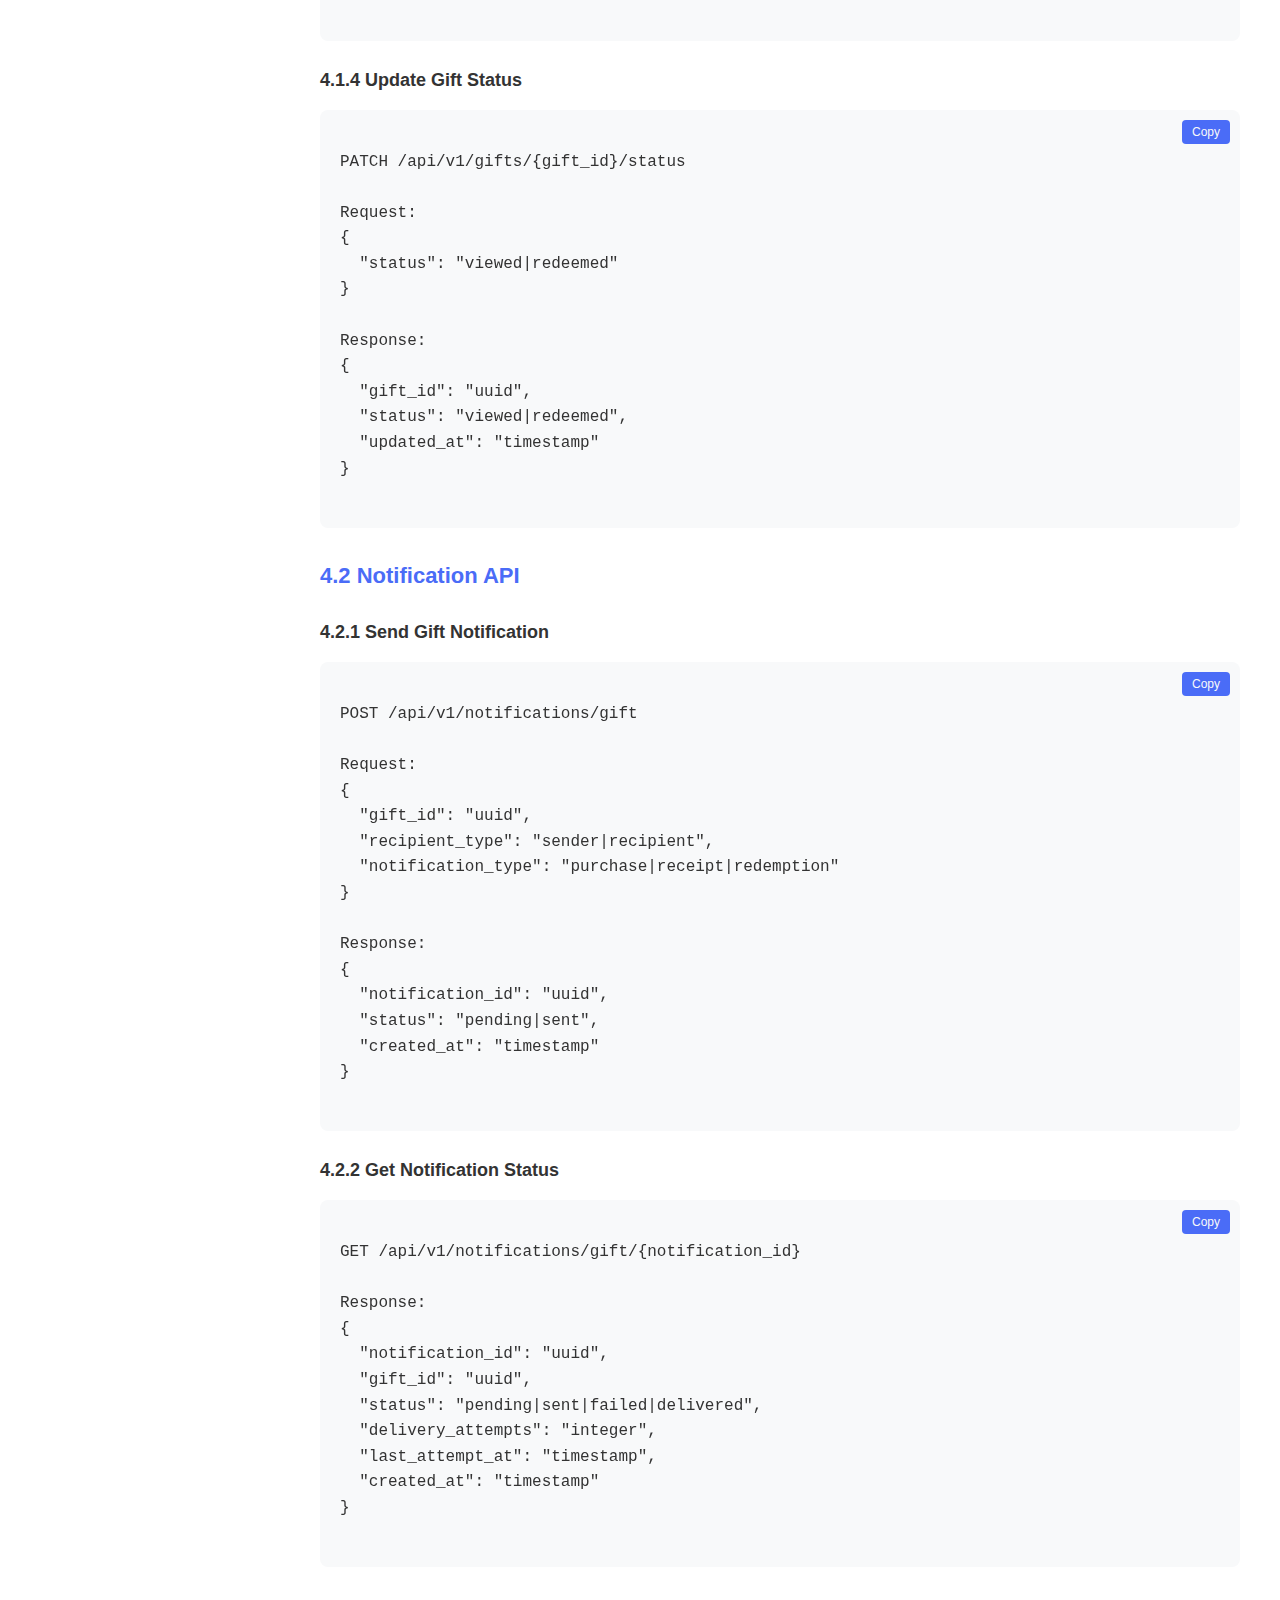
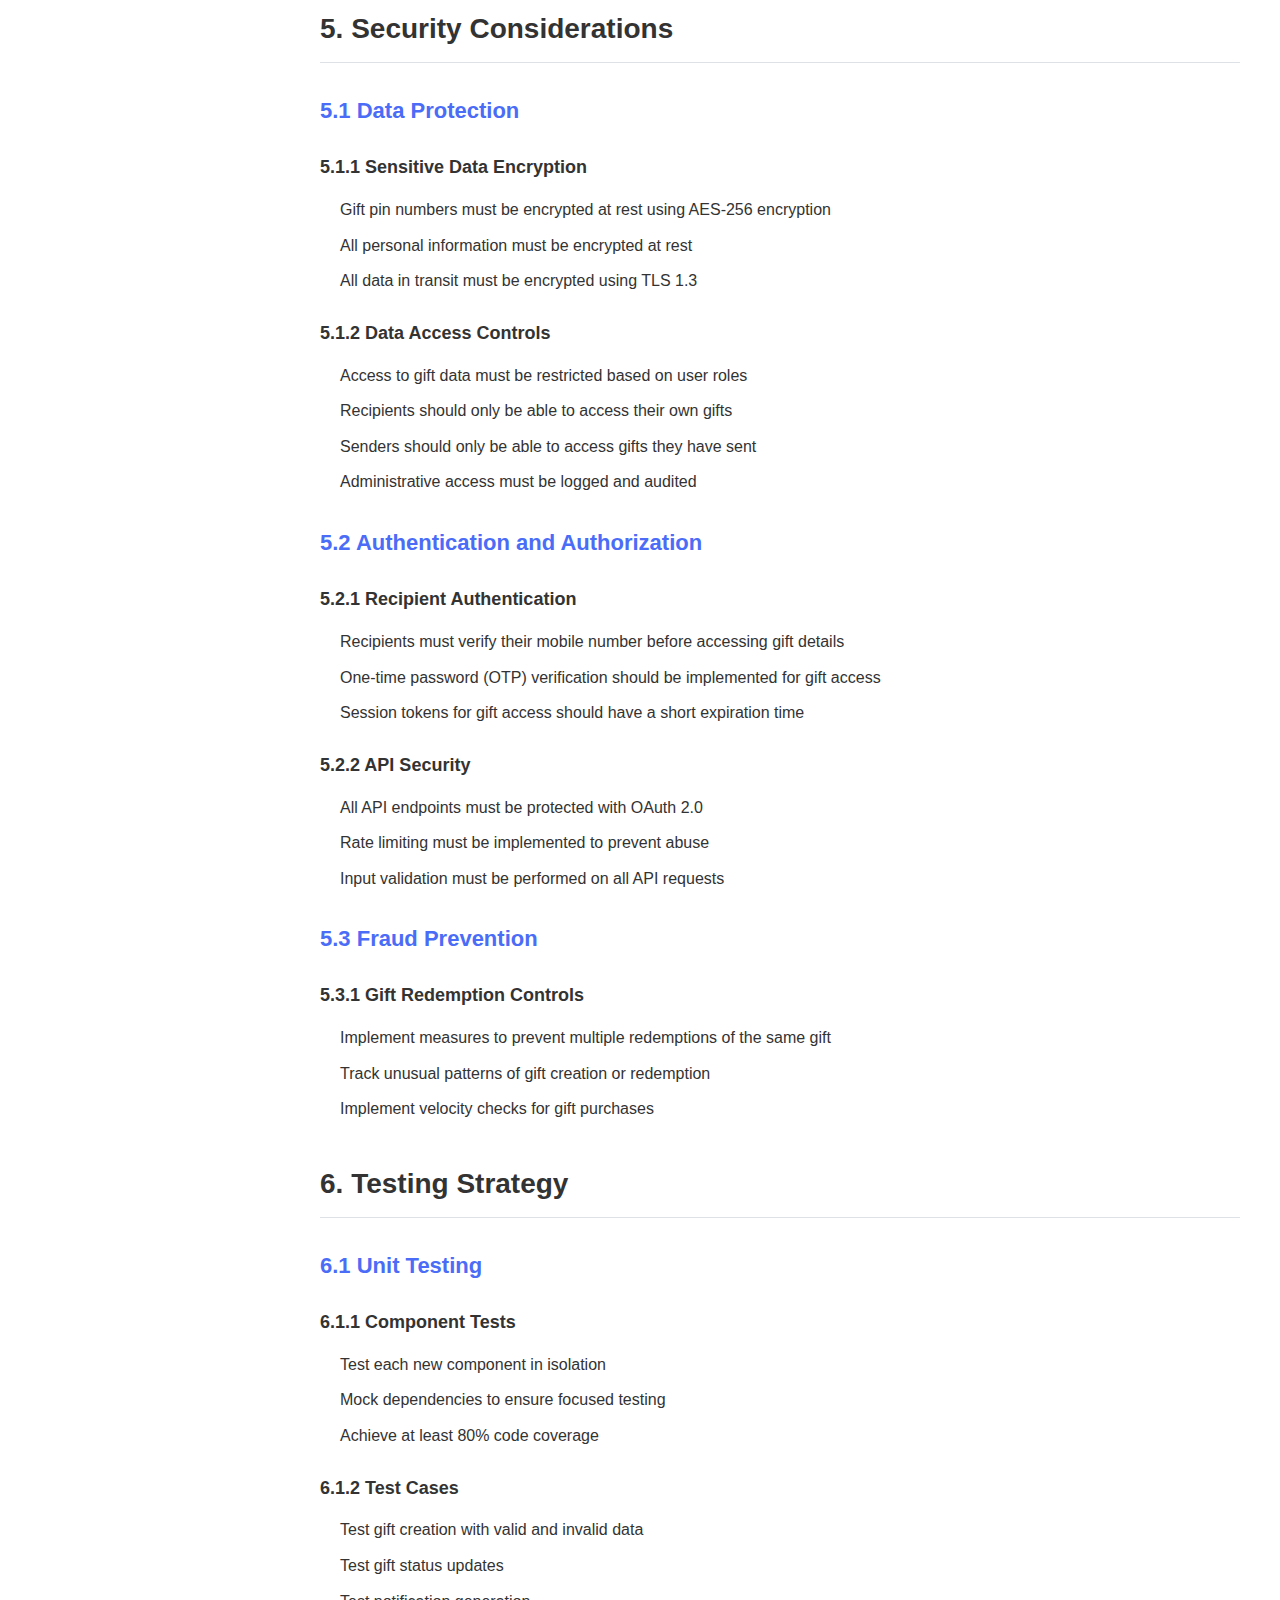
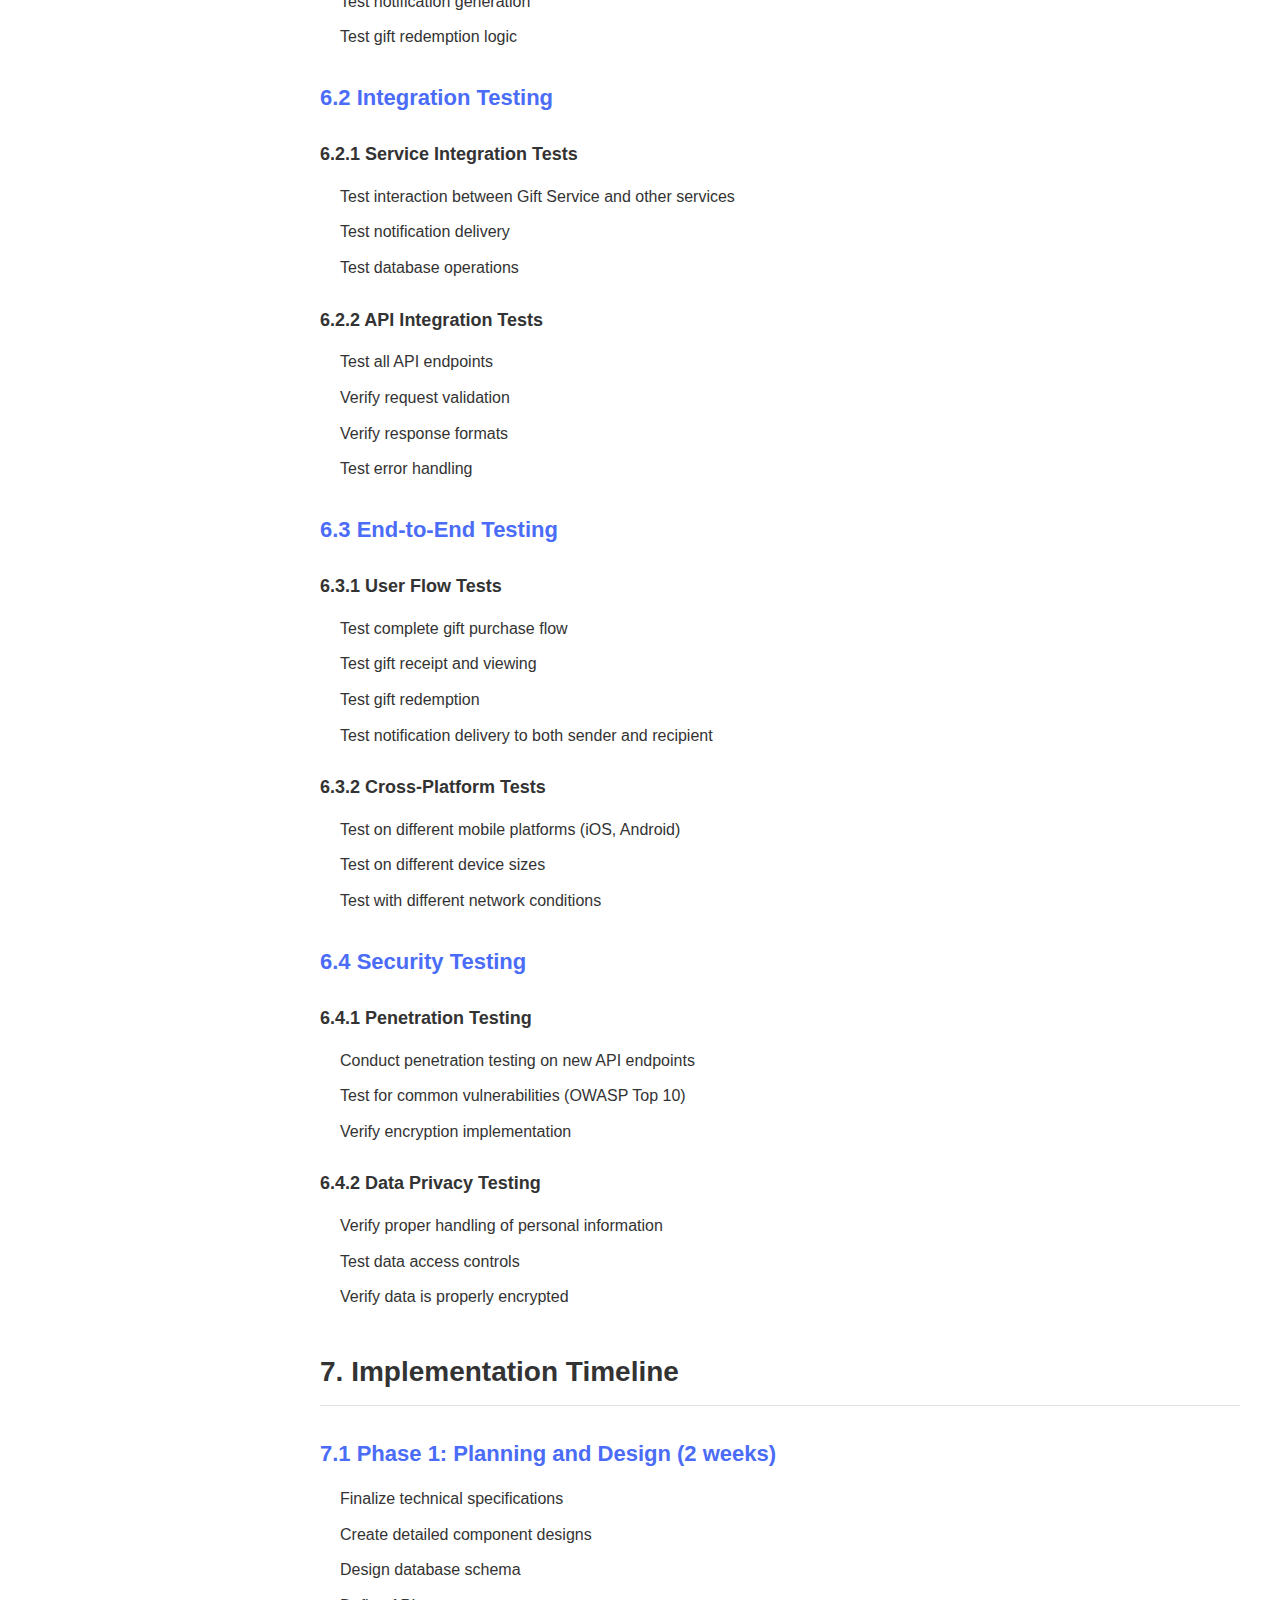
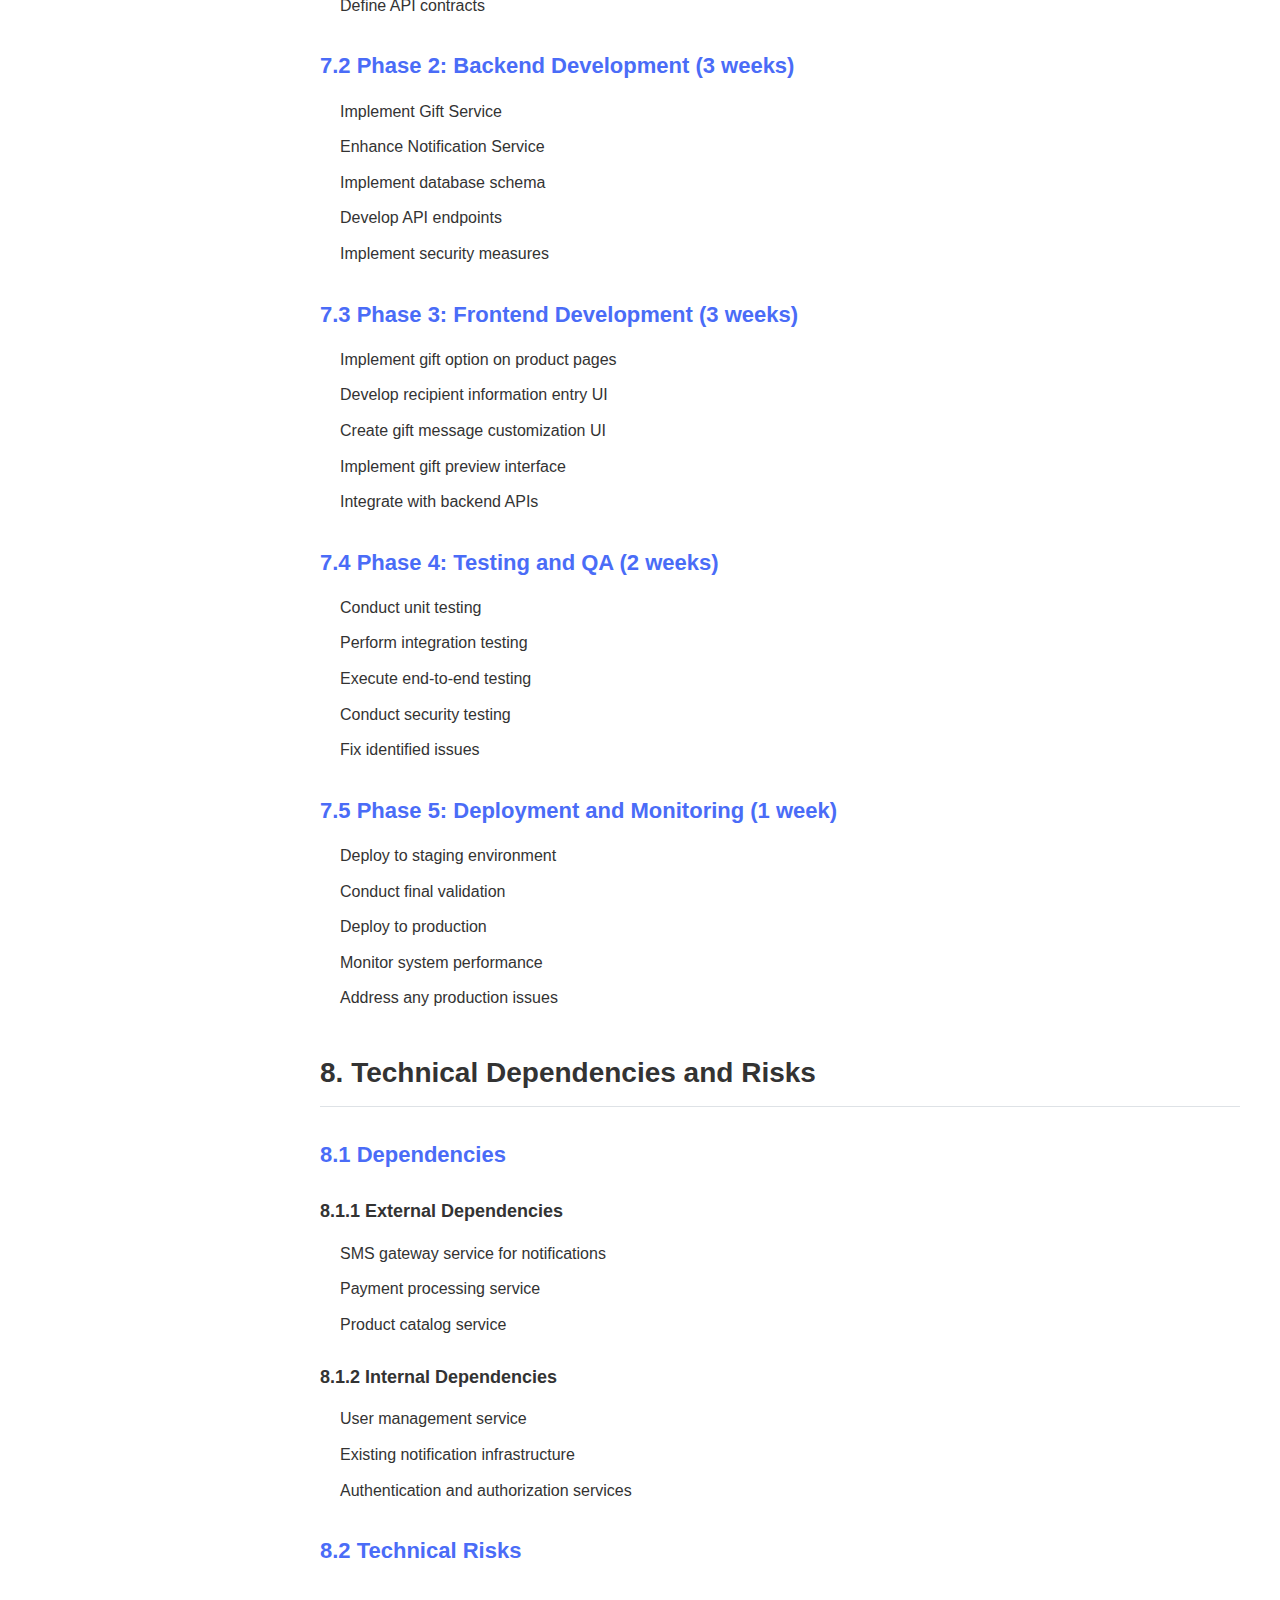
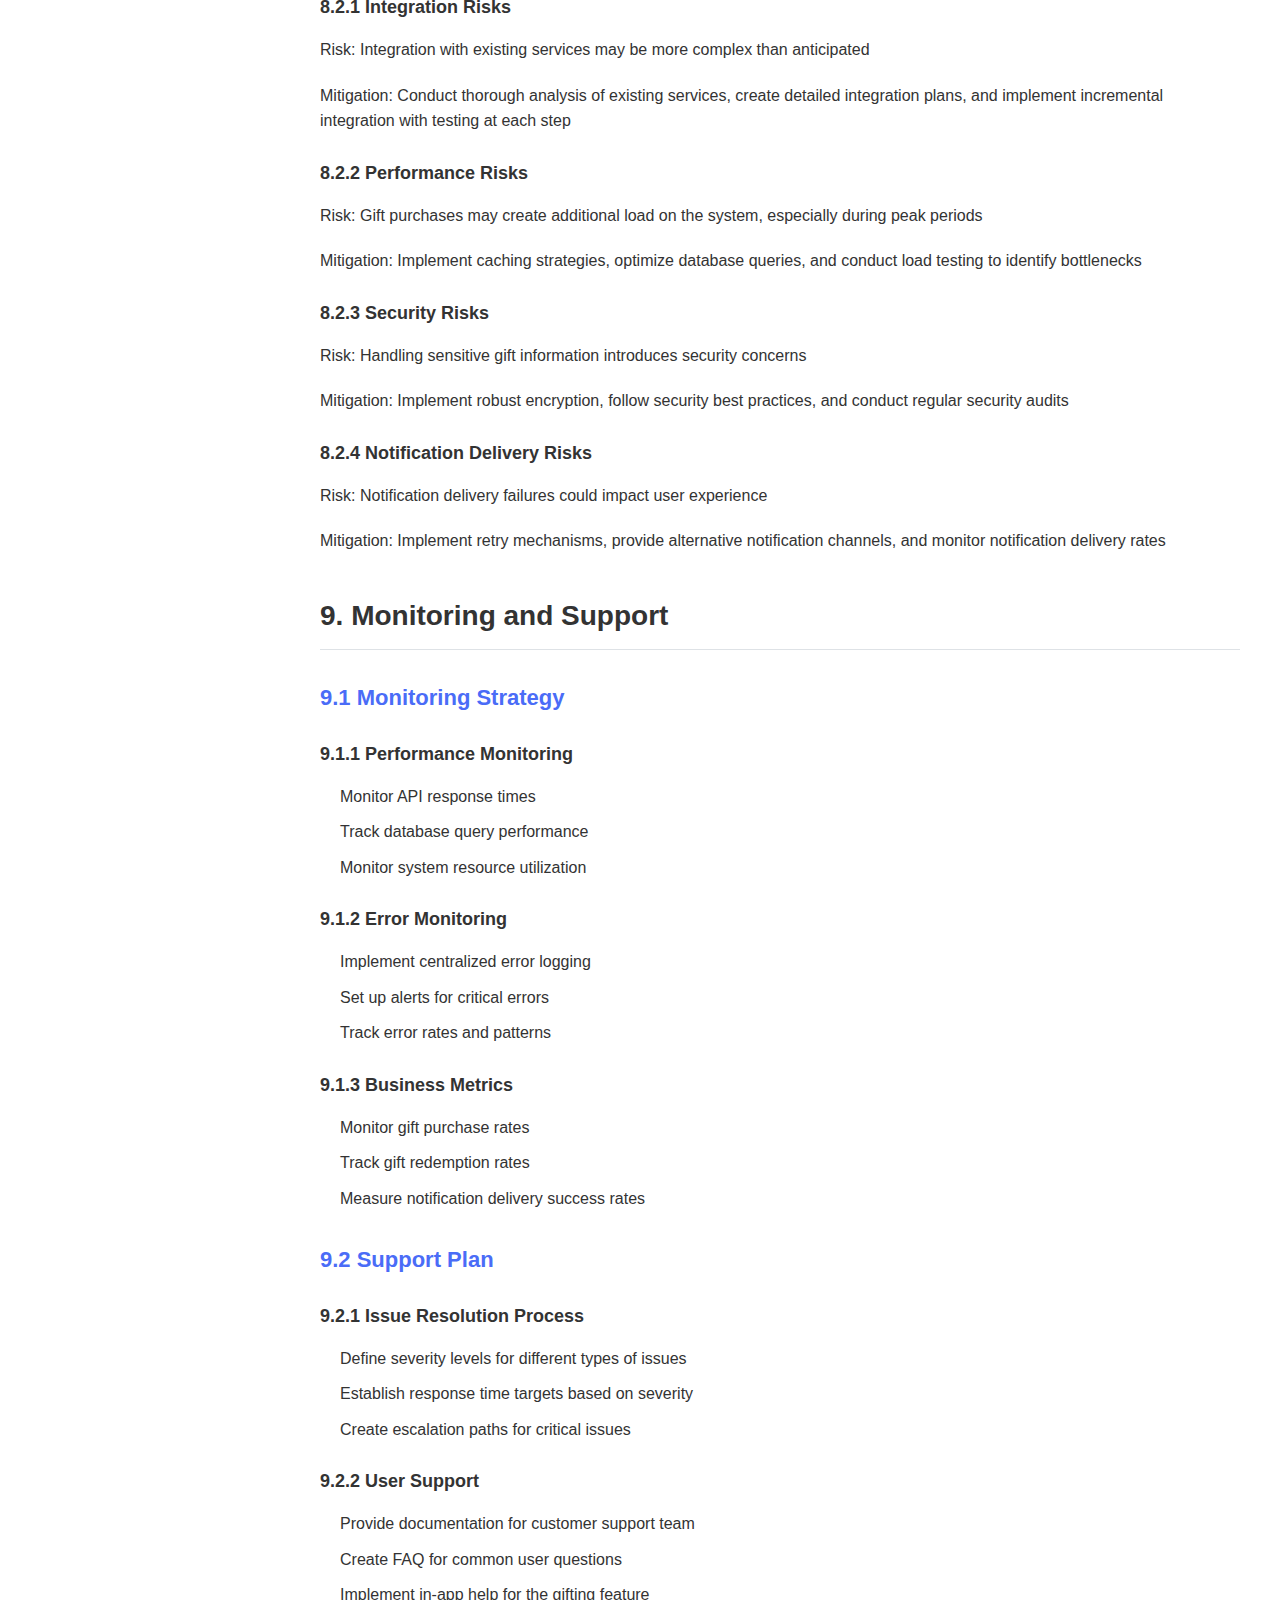
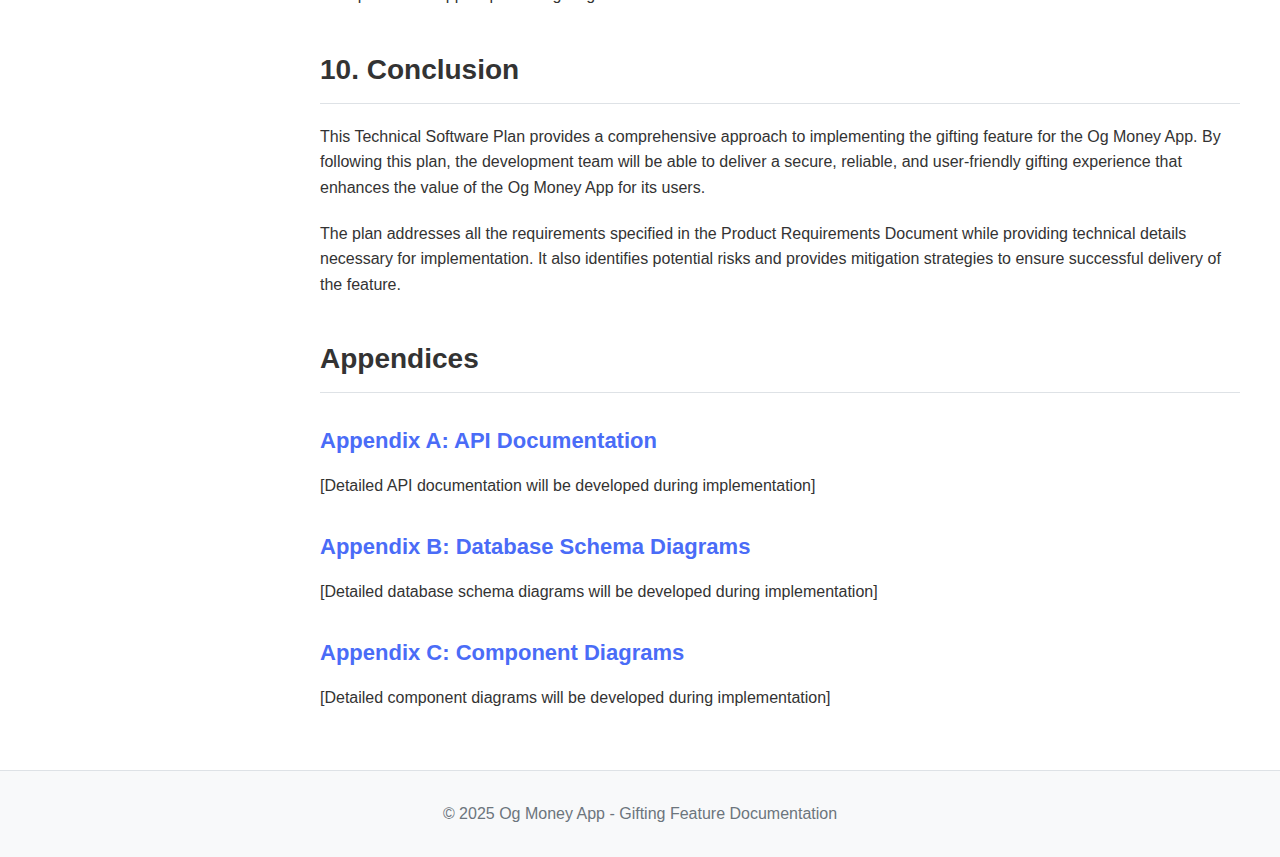
<file: technical-plan.html>
<!DOCTYPE html>
<html lang="en">
<head>
    <meta charset="UTF-8">
    <meta name="viewport" content="width=device-width, initial-scale=1.0">
    <title>Technical Plan - Og Money App Gifting Feature</title>
    <link rel="stylesheet" href="css/styles.css">
    <link rel="stylesheet" href="css/responsive.css">
    <link rel="stylesheet" href="css/js-styles.css">
</head>
<body>
    <header>
        <div class="container">
            <div class="logo">
                <h1>Og Money App</h1>
                <p>Gifting Feature Documentation</p>
            </div>
            <nav>
                <ul>
                    <li><a href="index.html">Home</a></li>
                    <li><a href="prd.html">PRD</a></li>
                    <li><a href="technical-plan.html" class="active">Technical Plan</a></li>
                    <li><a href="about.html">About</a></li>
                </ul>
            </nav>
        </div>
    </header>

    <div class="document-page">
        <aside class="sidebar">
            <h3>Table of Contents</h3>
            <ul>
                <li><a href="#introduction">1. Introduction</a></li>
                <li><a href="#system-architecture">2. System Architecture</a></li>
                <li><a href="#data-models">3. Data Models and Database Schema</a></li>
                <li><a href="#api-specifications">4. API Specifications</a></li>
                <li><a href="#security-considerations">5. Security Considerations</a></li>
                <li><a href="#testing-strategy">6. Testing Strategy</a></li>
                <li><a href="#implementation-timeline">7. Implementation Timeline</a></li>
                <li><a href="#dependencies-risks">8. Technical Dependencies and Risks</a></li>
                <li><a href="#monitoring-support">9. Monitoring and Support</a></li>
                <li><a href="#conclusion">10. Conclusion</a></li>
                <li><a href="#appendices">Appendices</a></li>
            </ul>
        </aside>

        <main class="document-content">
            <h1>Technical Software Plan</h1>
            <h2>Gifting Experience Feature for Og Money App</h2>

            <section id="introduction">
                <h2>1. Introduction</h2>

                <h3>1.1 Purpose</h3>
                <p>This Technical Software Plan outlines the technical approach, architecture, and implementation strategy for developing the gifting feature for the Og Money App. This document serves as a guide for the development team to implement the requirements specified in the Product Requirements Document (PRD).</p>

                <h3>1.2 Scope</h3>
                <p>This document covers the system architecture, data models, API specifications, security considerations, testing strategy, implementation timeline, and technical dependencies for the gifting feature.</p>

                <h3>1.3 References</h3>
                <ul>
                    <li>Product Requirements Document (PRD) for Gifting Experience Feature</li>
                    <li>Og Money App existing architecture documentation (assumed)</li>
                    <li>Og Money App API documentation (assumed)</li>
                </ul>
            </section>

            <section id="system-architecture">
                <h2>2. System Architecture</h2>

                <h3>2.1 High-Level Architecture</h3>
                <p>The gifting feature will be integrated into the existing Og Money App architecture, following the current architectural patterns. The high-level architecture includes:</p>

                <pre>
┌─────────────────┐     ┌─────────────────┐     ┌─────────────────┐
│                 │     │                 │     │                 │
│  Mobile Client  │◄───►│   API Gateway   │◄───►│ Microservices   │
│  (Og Money App) │     │                 │     │                 │
│                 │     │                 │     │                 │
└─────────────────┘     └─────────────────┘     └─────────────────┘
                                                        │
                                                        ▼
                                               ┌─────────────────┐
                                               │                 │
                                               │   Databases     │
                                               │                 │
                                               │                 │
                                               └─────────────────┘
                </pre>

                <h3>2.2 Component Architecture</h3>
                <p>The gifting feature will introduce the following new components:</p>

                <h4>2.2.1 Gift Service</h4>
                <p>A new microservice responsible for managing gift-related operations, including:</p>
                <ul>
                    <li>Gift creation</li>
                    <li>Gift status management</li>
                    <li>Gift redemption</li>
                    <li>Gift validation</li>
                </ul>

                <h4>2.2.2 Notification Service Enhancement</h4>
                <p>Enhancements to the existing notification service to support:</p>
                <ul>
                    <li>Gift receipt notifications</li>
                    <li>Gift purchase confirmations</li>
                    <li>Gift redemption confirmations</li>
                </ul>

                <h4>2.2.3 User Interface Components</h4>
                <p>New UI components for:</p>
                <ul>
                    <li>Gift option on product pages</li>
                    <li>Recipient information entry</li>
                    <li>Gift message customization</li>
                    <li>Gift preview for recipients</li>
                </ul>

                <h3>2.3 Integration Points</h3>
                <p>The gifting feature will integrate with the following existing systems:</p>

                <h4>2.3.1 Product Catalog Service</h4>
                <ul>
                    <li>To retrieve product information for digital vouchers and gift cards</li>
                    <li>To check product eligibility for gifting</li>
                </ul>

                <h4>2.3.2 Payment Processing Service</h4>
                <ul>
                    <li>To handle payment for gift purchases</li>
                </ul>

                <h4>2.3.3 User Management Service</h4>
                <ul>
                    <li>To validate user information</li>
                    <li>To retrieve sender details</li>
                    <li>To verify recipient information if they are existing users</li>
                </ul>

                <h4>2.3.4 Notification Service</h4>
                <ul>
                    <li>To send notifications to senders and recipients</li>
                </ul>
            </section>

            <section id="data-models">
                <h2>3. Data Models and Database Schema</h2>

                <h3>3.1 Gift Entity</h3>
                <pre>
Table: gifts
- id: UUID (Primary Key)
- sender_id: UUID (Foreign Key to users)
- sender_name: VARCHAR(100)
- sender_mobile: VARCHAR(20)
- recipient_name: VARCHAR(100)
- recipient_mobile: VARCHAR(20)
- product_id: UUID (Foreign Key to products)
- product_type: ENUM('voucher', 'gift_card')
- value: DECIMAL(10,2)
- message: TEXT
- pin_number: VARCHAR(50) (encrypted)
- status: ENUM('created', 'sent', 'viewed', 'redeemed')
- created_at: TIMESTAMP
- updated_at: TIMESTAMP
- expires_at: TIMESTAMP
                </pre>

                <h3>3.2 Gift Notification Entity</h3>
                <pre>
Table: gift_notifications
- id: UUID (Primary Key)
- gift_id: UUID (Foreign Key to gifts)
- recipient_type: ENUM('sender', 'recipient')
- notification_type: ENUM('purchase', 'receipt', 'redemption')
- status: ENUM('pending', 'sent', 'failed', 'delivered')
- delivery_attempts: INT
- last_attempt_at: TIMESTAMP
- created_at: TIMESTAMP
- updated_at: TIMESTAMP
                </pre>

                <h3>3.3 Database Relationships</h3>
                <pre>
┌─────────────┐       ┌─────────────┐       ┌─────────────┐
│             │       │             │       │             │
│    Users    │◄─────►│    Gifts    │◄─────►│  Products   │
│             │       │             │       │             │
└─────────────┘       └─────────────┘       └─────────────┘
                           │
                           ▼
                     ┌─────────────┐
                     │             │
                     │    Gift     │
                     │Notifications│
                     │             │
                     └─────────────┘
                </pre>
            </section>

            <section id="api-specifications">
                <h2>4. API Specifications</h2>

                <h3>4.1 Gift Management API</h3>

                <h4>4.1.1 Create Gift</h4>
                <pre>
POST /api/v1/gifts

Request:
{
  "sender_id": "uuid",
  "sender_name": "string",
  "sender_mobile": "string",
  "recipient_name": "string",
  "recipient_mobile": "string",
  "product_id": "uuid",
  "message": "string",
  "payment_method_id": "uuid"
}

Response:
{
  "gift_id": "uuid",
  "status": "created",
  "created_at": "timestamp"
}
                </pre>

                <h4>4.1.2 Get Gift Details (Sender)</h4>
                <pre>
GET /api/v1/gifts/{gift_id}

Response:
{
  "gift_id": "uuid",
  "sender_name": "string",
  "recipient_name": "string",
  "recipient_mobile": "string (masked)",
  "product_name": "string",
  "product_type": "voucher|gift_card",
  "value": "decimal",
  "message": "string",
  "status": "created|sent|viewed|redeemed",
  "created_at": "timestamp"
}
                </pre>

                <h4>4.1.3 Get Gift Details (Recipient)</h4>
                <pre>
GET /api/v1/gifts/received/{gift_id}

Response:
{
  "gift_id": "uuid",
  "sender_name": "string",
  "product_name": "string",
  "product_type": "voucher|gift_card",
  "value": "decimal",
  "message": "string",
  "pin_number": "string",
  "status": "sent|viewed|redeemed",
  "created_at": "timestamp",
  "expires_at": "timestamp"
}
                </pre>

                <h4>4.1.4 Update Gift Status</h4>
                <pre>
PATCH /api/v1/gifts/{gift_id}/status

Request:
{
  "status": "viewed|redeemed"
}

Response:
{
  "gift_id": "uuid",
  "status": "viewed|redeemed",
  "updated_at": "timestamp"
}
                </pre>

                <h3>4.2 Notification API</h3>

                <h4>4.2.1 Send Gift Notification</h4>
                <pre>
POST /api/v1/notifications/gift

Request:
{
  "gift_id": "uuid",
  "recipient_type": "sender|recipient",
  "notification_type": "purchase|receipt|redemption"
}

Response:
{
  "notification_id": "uuid",
  "status": "pending|sent",
  "created_at": "timestamp"
}
                </pre>

                <h4>4.2.2 Get Notification Status</h4>
                <pre>
GET /api/v1/notifications/gift/{notification_id}

Response:
{
  "notification_id": "uuid",
  "gift_id": "uuid",
  "status": "pending|sent|failed|delivered",
  "delivery_attempts": "integer",
  "last_attempt_at": "timestamp",
  "created_at": "timestamp"
}
                </pre>
            </section>

            <section id="security-considerations">
                <h2>5. Security Considerations</h2>

                <h3>5.1 Data Protection</h3>

                <h4>5.1.1 Sensitive Data Encryption</h4>
                <ul>
                    <li>Gift pin numbers must be encrypted at rest using AES-256 encryption</li>
                    <li>All personal information must be encrypted at rest</li>
                    <li>All data in transit must be encrypted using TLS 1.3</li>
                </ul>

                <h4>5.1.2 Data Access Controls</h4>
                <ul>
                    <li>Access to gift data must be restricted based on user roles</li>
                    <li>Recipients should only be able to access their own gifts</li>
                    <li>Senders should only be able to access gifts they have sent</li>
                    <li>Administrative access must be logged and audited</li>
                </ul>

                <h3>5.2 Authentication and Authorization</h3>

                <h4>5.2.1 Recipient Authentication</h4>
                <ul>
                    <li>Recipients must verify their mobile number before accessing gift details</li>
                    <li>One-time password (OTP) verification should be implemented for gift access</li>
                    <li>Session tokens for gift access should have a short expiration time</li>
                </ul>

                <h4>5.2.2 API Security</h4>
                <ul>
                    <li>All API endpoints must be protected with OAuth 2.0</li>
                    <li>Rate limiting must be implemented to prevent abuse</li>
                    <li>Input validation must be performed on all API requests</li>
                </ul>

                <h3>5.3 Fraud Prevention</h3>

                <h4>5.3.1 Gift Redemption Controls</h4>
                <ul>
                    <li>Implement measures to prevent multiple redemptions of the same gift</li>
                    <li>Track unusual patterns of gift creation or redemption</li>
                    <li>Implement velocity checks for gift purchases</li>
                </ul>
            </section>

            <section id="testing-strategy">
                <h2>6. Testing Strategy</h2>

                <h3>6.1 Unit Testing</h3>

                <h4>6.1.1 Component Tests</h4>
                <ul>
                    <li>Test each new component in isolation</li>
                    <li>Mock dependencies to ensure focused testing</li>
                    <li>Achieve at least 80% code coverage</li>
                </ul>

                <h4>6.1.2 Test Cases</h4>
                <ul>
                    <li>Test gift creation with valid and invalid data</li>
                    <li>Test gift status updates</li>
                    <li>Test notification generation</li>
                    <li>Test gift redemption logic</li>
                </ul>

                <h3>6.2 Integration Testing</h3>

                <h4>6.2.1 Service Integration Tests</h4>
                <ul>
                    <li>Test interaction between Gift Service and other services</li>
                    <li>Test notification delivery</li>
                    <li>Test database operations</li>
                </ul>

                <h4>6.2.2 API Integration Tests</h4>
                <ul>
                    <li>Test all API endpoints</li>
                    <li>Verify request validation</li>
                    <li>Verify response formats</li>
                    <li>Test error handling</li>
                </ul>

                <h3>6.3 End-to-End Testing</h3>

                <h4>6.3.1 User Flow Tests</h4>
                <ul>
                    <li>Test complete gift purchase flow</li>
                    <li>Test gift receipt and viewing</li>
                    <li>Test gift redemption</li>
                    <li>Test notification delivery to both sender and recipient</li>
                </ul>

                <h4>6.3.2 Cross-Platform Tests</h4>
                <ul>
                    <li>Test on different mobile platforms (iOS, Android)</li>
                    <li>Test on different device sizes</li>
                    <li>Test with different network conditions</li>
                </ul>

                <h3>6.4 Security Testing</h3>

                <h4>6.4.1 Penetration Testing</h4>
                <ul>
                    <li>Conduct penetration testing on new API endpoints</li>
                    <li>Test for common vulnerabilities (OWASP Top 10)</li>
                    <li>Verify encryption implementation</li>
                </ul>

                <h4>6.4.2 Data Privacy Testing</h4>
                <ul>
                    <li>Verify proper handling of personal information</li>
                    <li>Test data access controls</li>
                    <li>Verify data is properly encrypted</li>
                </ul>
            </section>

            <section id="implementation-timeline">
                <h2>7. Implementation Timeline</h2>

                <h3>7.1 Phase 1: Planning and Design (2 weeks)</h3>
                <ul>
                    <li>Finalize technical specifications</li>
                    <li>Create detailed component designs</li>
                    <li>Design database schema</li>
                    <li>Define API contracts</li>
                </ul>

                <h3>7.2 Phase 2: Backend Development (3 weeks)</h3>
                <ul>
                    <li>Implement Gift Service</li>
                    <li>Enhance Notification Service</li>
                    <li>Implement database schema</li>
                    <li>Develop API endpoints</li>
                    <li>Implement security measures</li>
                </ul>

                <h3>7.3 Phase 3: Frontend Development (3 weeks)</h3>
                <ul>
                    <li>Implement gift option on product pages</li>
                    <li>Develop recipient information entry UI</li>
                    <li>Create gift message customization UI</li>
                    <li>Implement gift preview interface</li>
                    <li>Integrate with backend APIs</li>
                </ul>

                <h3>7.4 Phase 4: Testing and QA (2 weeks)</h3>
                <ul>
                    <li>Conduct unit testing</li>
                    <li>Perform integration testing</li>
                    <li>Execute end-to-end testing</li>
                    <li>Conduct security testing</li>
                    <li>Fix identified issues</li>
                </ul>

                <h3>7.5 Phase 5: Deployment and Monitoring (1 week)</h3>
                <ul>
                    <li>Deploy to staging environment</li>
                    <li>Conduct final validation</li>
                    <li>Deploy to production</li>
                    <li>Monitor system performance</li>
                    <li>Address any production issues</li>
                </ul>
            </section>

            <section id="dependencies-risks">
                <h2>8. Technical Dependencies and Risks</h2>

                <h3>8.1 Dependencies</h3>

                <h4>8.1.1 External Dependencies</h4>
                <ul>
                    <li>SMS gateway service for notifications</li>
                    <li>Payment processing service</li>
                    <li>Product catalog service</li>
                </ul>

                <h4>8.1.2 Internal Dependencies</h4>
                <ul>
                    <li>User management service</li>
                    <li>Existing notification infrastructure</li>
                    <li>Authentication and authorization services</li>
                </ul>

                <h3>8.2 Technical Risks</h3>

                <h4>8.2.1 Integration Risks</h4>
                <p>Risk: Integration with existing services may be more complex than anticipated</p>
                <p>Mitigation: Conduct thorough analysis of existing services, create detailed integration plans, and implement incremental integration with testing at each step</p>

                <h4>8.2.2 Performance Risks</h4>
                <p>Risk: Gift purchases may create additional load on the system, especially during peak periods</p>
                <p>Mitigation: Implement caching strategies, optimize database queries, and conduct load testing to identify bottlenecks</p>

                <h4>8.2.3 Security Risks</h4>
                <p>Risk: Handling sensitive gift information introduces security concerns</p>
                <p>Mitigation: Implement robust encryption, follow security best practices, and conduct regular security audits</p>

                <h4>8.2.4 Notification Delivery Risks</h4>
                <p>Risk: Notification delivery failures could impact user experience</p>
                <p>Mitigation: Implement retry mechanisms, provide alternative notification channels, and monitor notification delivery rates</p>
            </section>

            <section id="monitoring-support">
                <h2>9. Monitoring and Support</h2>

                <h3>9.1 Monitoring Strategy</h3>

                <h4>9.1.1 Performance Monitoring</h4>
                <ul>
                    <li>Monitor API response times</li>
                    <li>Track database query performance</li>
                    <li>Monitor system resource utilization</li>
                </ul>

                <h4>9.1.2 Error Monitoring</h4>
                <ul>
                    <li>Implement centralized error logging</li>
                    <li>Set up alerts for critical errors</li>
                    <li>Track error rates and patterns</li>
                </ul>

                <h4>9.1.3 Business Metrics</h4>
                <ul>
                    <li>Monitor gift purchase rates</li>
                    <li>Track gift redemption rates</li>
                    <li>Measure notification delivery success rates</li>
                </ul>

                <h3>9.2 Support Plan</h3>

                <h4>9.2.1 Issue Resolution Process</h4>
                <ul>
                    <li>Define severity levels for different types of issues</li>
                    <li>Establish response time targets based on severity</li>
                    <li>Create escalation paths for critical issues</li>
                </ul>

                <h4>9.2.2 User Support</h4>
                <ul>
                    <li>Provide documentation for customer support team</li>
                    <li>Create FAQ for common user questions</li>
                    <li>Implement in-app help for the gifting feature</li>
                </ul>
            </section>

            <section id="conclusion">
                <h2>10. Conclusion</h2>
                <p>This Technical Software Plan provides a comprehensive approach to implementing the gifting feature for the Og Money App. By following this plan, the development team will be able to deliver a secure, reliable, and user-friendly gifting experience that enhances the value of the Og Money App for its users.</p>
                <p>The plan addresses all the requirements specified in the Product Requirements Document while providing technical details necessary for implementation. It also identifies potential risks and provides mitigation strategies to ensure successful delivery of the feature.</p>
            </section>

            <section id="appendices">
                <h2>Appendices</h2>

                <h3>Appendix A: API Documentation</h3>
                <p>[Detailed API documentation will be developed during implementation]</p>

                <h3>Appendix B: Database Schema Diagrams</h3>
                <p>[Detailed database schema diagrams will be developed during implementation]</p>

                <h3>Appendix C: Component Diagrams</h3>
                <p>[Detailed component diagrams will be developed during implementation]</p>
            </section>
        </main>
    </div>

    <div class="back-to-top" id="backToTop">↑</div>

    <footer>
        <div class="container">
            <p>&copy; 2025 Og Money App - Gifting Feature Documentation</p>
        </div>
    </footer>

    <script src="js/main.js"></script>
</body>
</html>
</file>
<file: css/styles.css>
/* Main Styles */
:root {
    --primary-color: #4a6cf7;
    --secondary-color: #6c757d;
    --accent-color: #ff9f43;
    --text-color: #333;
    --light-text: #f8f9fa;
    --bg-color: #ffffff;
    --light-bg: #f8f9fa;
    --border-color: #dee2e6;
    --shadow: 0 4px 6px rgba(0, 0, 0, 0.1);
    --transition: all 0.3s ease;
    --border-radius: 8px;
    --container-width: 1200px;
}

* {
    margin: 0;
    padding: 0;
    box-sizing: border-box;
}

body {
    font-family: 'Segoe UI', Tahoma, Geneva, Verdana, sans-serif;
    line-height: 1.6;
    color: var(--text-color);
    background-color: var(--bg-color);
}

.container {
    width: 100%;
    max-width: var(--container-width);
    margin: 0 auto;
    padding: 0 20px;
}

a {
    text-decoration: none;
    color: var(--primary-color);
    transition: var(--transition);
}

a:hover {
    color: #3a57d7;
}

ul {
    list-style: none;
}

/* Header Styles */
header {
    background-color: var(--bg-color);
    box-shadow: var(--shadow);
    position: sticky;
    top: 0;
    z-index: 100;
}

header .container {
    display: flex;
    justify-content: space-between;
    align-items: center;
    padding: 20px;
}

.logo h1 {
    font-size: 24px;
    color: var(--primary-color);
    margin-bottom: 5px;
}

.logo p {
    font-size: 14px;
    color: var(--secondary-color);
}

nav ul {
    display: flex;
}

nav ul li {
    margin-left: 30px;
}

nav ul li a {
    color: var(--text-color);
    font-weight: 500;
    padding: 10px 0;
    position: relative;
}

nav ul li a:after {
    content: '';
    position: absolute;
    width: 0;
    height: 2px;
    background-color: var(--primary-color);
    bottom: 0;
    left: 0;
    transition: var(--transition);
}

nav ul li a:hover:after,
nav ul li a.active:after {
    width: 100%;
}

nav ul li a.active {
    color: var(--primary-color);
}

/* Hero Section */
.hero {
    background: linear-gradient(135deg, #4a6cf7 0%, #6a11cb 100%);
    color: var(--light-text);
    padding: 80px 0;
    text-align: center;
}

.hero h2 {
    font-size: 36px;
    margin-bottom: 20px;
    max-width: 800px;
    margin-left: auto;
    margin-right: auto;
}

.hero p {
    font-size: 18px;
    margin-bottom: 30px;
    max-width: 700px;
    margin-left: auto;
    margin-right: auto;
}

.cta-buttons {
    display: flex;
    justify-content: center;
    gap: 20px;
}

.btn {
    display: inline-block;
    padding: 12px 30px;
    border-radius: var(--border-radius);
    font-weight: 600;
    text-align: center;
    cursor: pointer;
    transition: var(--transition);
}

.btn.primary {
    background-color: var(--light-text);
    color: var(--primary-color);
}

.btn.primary:hover {
    background-color: #e9ecef;
}

.btn.secondary {
    background-color: transparent;
    color: var(--light-text);
    border: 2px solid var(--light-text);
}

.btn.secondary:hover {
    background-color: rgba(255, 255, 255, 0.1);
}

/* Overview Section */
.overview {
    padding: 80px 0;
    background-color: var(--light-bg);
}

.overview h2 {
    text-align: center;
    margin-bottom: 40px;
    font-size: 32px;
}

.cards {
    display: flex;
    gap: 30px;
}

.card {
    background-color: var(--bg-color);
    border-radius: var(--border-radius);
    box-shadow: var(--shadow);
    padding: 30px;
    flex: 1;
    transition: var(--transition);
}

.card:hover {
    transform: translateY(-5px);
    box-shadow: 0 10px 20px rgba(0, 0, 0, 0.1);
}

.card h3 {
    color: var(--primary-color);
    margin-bottom: 15px;
    font-size: 22px;
}

.card p {
    margin-bottom: 20px;
    color: var(--secondary-color);
}

.read-more {
    display: inline-block;
    font-weight: 600;
    position: relative;
}

.read-more:after {
    content: '→';
    margin-left: 5px;
    transition: var(--transition);
}

.read-more:hover:after {
    margin-left: 10px;
}

/* Feature Highlights */
.feature-highlights {
    padding: 80px 0;
}

.feature-highlights h2 {
    text-align: center;
    margin-bottom: 40px;
    font-size: 32px;
}

.feature-grid {
    display: grid;
    grid-template-columns: repeat(3, 1fr);
    gap: 30px;
}

.feature {
    background-color: var(--light-bg);
    border-radius: var(--border-radius);
    padding: 25px;
    transition: var(--transition);
}

.feature:hover {
    transform: translateY(-5px);
    box-shadow: var(--shadow);
}

.feature h3 {
    color: var(--primary-color);
    margin-bottom: 15px;
    font-size: 20px;
}

.feature p {
    color: var(--secondary-color);
}

/* Footer */
footer {
    background-color: var(--light-bg);
    padding: 30px 0;
    text-align: center;
    border-top: 1px solid var(--border-color);
}

footer p {
    color: var(--secondary-color);
}

/* Document Pages */
.document-page {
    display: flex;
}

.sidebar {
    width: 280px;
    background-color: var(--light-bg);
    padding: 30px;
    position: sticky;
    top: 90px;
    height: calc(100vh - 90px);
    overflow-y: auto;
    border-right: 1px solid var(--border-color);
}

.sidebar h3 {
    margin-bottom: 20px;
    color: var(--primary-color);
}

.sidebar ul li {
    margin-bottom: 10px;
}

.sidebar ul li a {
    color: var(--text-color);
    display: block;
    padding: 8px 0;
    border-radius: 4px;
    transition: var(--transition);
}

.sidebar ul li a:hover,
.sidebar ul li a.active {
    color: var(--primary-color);
    background-color: rgba(74, 108, 247, 0.1);
    padding-left: 10px;
}

.sidebar ul li ul {
    margin-left: 15px;
    margin-top: 5px;
}

.sidebar ul li ul li {
    margin-bottom: 5px;
}

.document-content {
    flex: 1;
    padding: 40px;
}

.document-content h1 {
    font-size: 32px;
    margin-bottom: 20px;
    color: var(--primary-color);
}

.document-content h2 {
    font-size: 28px;
    margin: 40px 0 20px;
    padding-bottom: 10px;
    border-bottom: 1px solid var(--border-color);
}

.document-content h3 {
    font-size: 22px;
    margin: 30px 0 15px;
    color: var(--primary-color);
}

.document-content h4 {
    font-size: 18px;
    margin: 25px 0 15px;
}

.document-content p {
    margin-bottom: 20px;
}

.document-content ul,
.document-content ol {
    margin-bottom: 20px;
    padding-left: 20px;
}

.document-content ul li,
.document-content ol li {
    margin-bottom: 10px;
}

.document-content pre {
    background-color: var(--light-bg);
    padding: 20px;
    border-radius: var(--border-radius);
    overflow-x: auto;
    margin-bottom: 20px;
    font-family: 'Courier New', Courier, monospace;
}

.document-content code {
    font-family: 'Courier New', Courier, monospace;
    background-color: var(--light-bg);
    padding: 2px 5px;
    border-radius: 3px;
}

.back-to-top {
    position: fixed;
    bottom: 30px;
    right: 30px;
    background-color: var(--primary-color);
    color: var(--light-text);
    width: 50px;
    height: 50px;
    border-radius: 50%;
    display: flex;
    align-items: center;
    justify-content: center;
    cursor: pointer;
    opacity: 0;
    visibility: hidden;
    transition: var(--transition);
    box-shadow: var(--shadow);
}

.back-to-top.visible {
    opacity: 1;
    visibility: visible;
}

.back-to-top:hover {
    background-color: #3a57d7;
}

/* About Page */
.about-section {
    padding: 80px 0;
}

.about-section h2 {
    text-align: center;
    margin-bottom: 40px;
    font-size: 32px;
}

.about-content {
    max-width: 800px;
    margin: 0 auto;
}

.about-content p {
    margin-bottom: 20px;
}

.contact-info {
    background-color: var(--light-bg);
    padding: 30px;
    border-radius: var(--border-radius);
    margin-top: 40px;
}

.contact-info h3 {
    margin-bottom: 20px;
    color: var(--primary-color);
}

.contact-info p {
    margin-bottom: 10px;
}
</file>
<file: css/responsive.css>
/* Responsive Styles */

/* Large devices (desktops, less than 1200px) */
@media (max-width: 1199.98px) {
    .container {
        max-width: 960px;
    }
    
    .feature-grid {
        grid-template-columns: repeat(2, 1fr);
    }
}

/* Medium devices (tablets, less than 992px) */
@media (max-width: 991.98px) {
    .container {
        max-width: 720px;
    }
    
    .cards {
        flex-direction: column;
    }
    
    .document-page {
        flex-direction: column;
    }
    
    .sidebar {
        width: 100%;
        height: auto;
        position: relative;
        top: 0;
        border-right: none;
        border-bottom: 1px solid var(--border-color);
        padding: 20px;
    }
    
    .document-content {
        padding: 30px 20px;
    }
}

/* Small devices (landscape phones, less than 768px) */
@media (max-width: 767.98px) {
    .container {
        max-width: 540px;
    }
    
    header .container {
        flex-direction: column;
    }
    
    .logo {
        margin-bottom: 20px;
        text-align: center;
    }
    
    nav ul {
        justify-content: center;
    }
    
    nav ul li {
        margin: 0 15px;
    }
    
    .hero {
        padding: 60px 0;
    }
    
    .hero h2 {
        font-size: 28px;
    }
    
    .hero p {
        font-size: 16px;
    }
    
    .feature-grid {
        grid-template-columns: 1fr;
    }
    
    .cta-buttons {
        flex-direction: column;
        gap: 15px;
    }
    
    .btn {
        width: 100%;
    }
}

/* Extra small devices (portrait phones, less than 576px) */
@media (max-width: 575.98px) {
    .container {
        width: 100%;
        padding: 0 15px;
    }
    
    header .container {
        padding: 15px;
    }
    
    nav ul {
        flex-wrap: wrap;
    }
    
    nav ul li {
        margin: 5px 10px;
    }
    
    .hero h2 {
        font-size: 24px;
    }
    
    .overview, .feature-highlights {
        padding: 50px 0;
    }
    
    .card, .feature {
        padding: 20px;
    }
    
    .document-content h1 {
        font-size: 28px;
    }
    
    .document-content h2 {
        font-size: 24px;
    }
    
    .document-content h3 {
        font-size: 20px;
    }
}
</file>
<file: css/js-styles.css>
/* Additional styles for JavaScript functionality */

/* Back to top button */
.back-to-top {
    position: fixed;
    bottom: 30px;
    right: 30px;
    background-color: var(--primary-color);
    color: var(--light-text);
    width: 50px;
    height: 50px;
    border-radius: 50%;
    display: flex;
    align-items: center;
    justify-content: center;
    cursor: pointer;
    opacity: 0;
    visibility: hidden;
    transition: var(--transition);
    box-shadow: var(--shadow);
    z-index: 99;
}

.back-to-top.visible {
    opacity: 1;
    visibility: visible;
}

/* Mobile navigation */
.mobile-nav-toggle {
    display: none;
}

@media (max-width: 767.98px) {
    .mobile-nav-toggle {
        display: block;
        position: absolute;
        top: 20px;
        right: 20px;
        font-size: 24px;
        cursor: pointer;
        z-index: 100;
        width: 40px;
        height: 40px;
        background-color: var(--primary-color);
        color: var(--light-text);
        border-radius: 5px;
        display: flex;
        align-items: center;
        justify-content: center;
    }
    
    nav.mobile-hidden {
        display: none;
    }
    
    nav {
        position: absolute;
        top: 70px;
        left: 0;
        width: 100%;
        background-color: var(--bg-color);
        box-shadow: var(--shadow);
        z-index: 99;
    }
    
    nav ul {
        flex-direction: column;
        padding: 20px;
    }
    
    nav ul li {
        margin: 10px 0;
    }
}

/* Copy button for code blocks */
.copy-button {
    position: absolute;
    top: 10px;
    right: 10px;
    background-color: var(--primary-color);
    color: var(--light-text);
    border: none;
    border-radius: 4px;
    padding: 5px 10px;
    font-size: 12px;
    cursor: pointer;
    transition: var(--transition);
}

.copy-button:hover {
    background-color: #3a57d7;
}

pre {
    padding-top: 40px !important;
}
</file>
